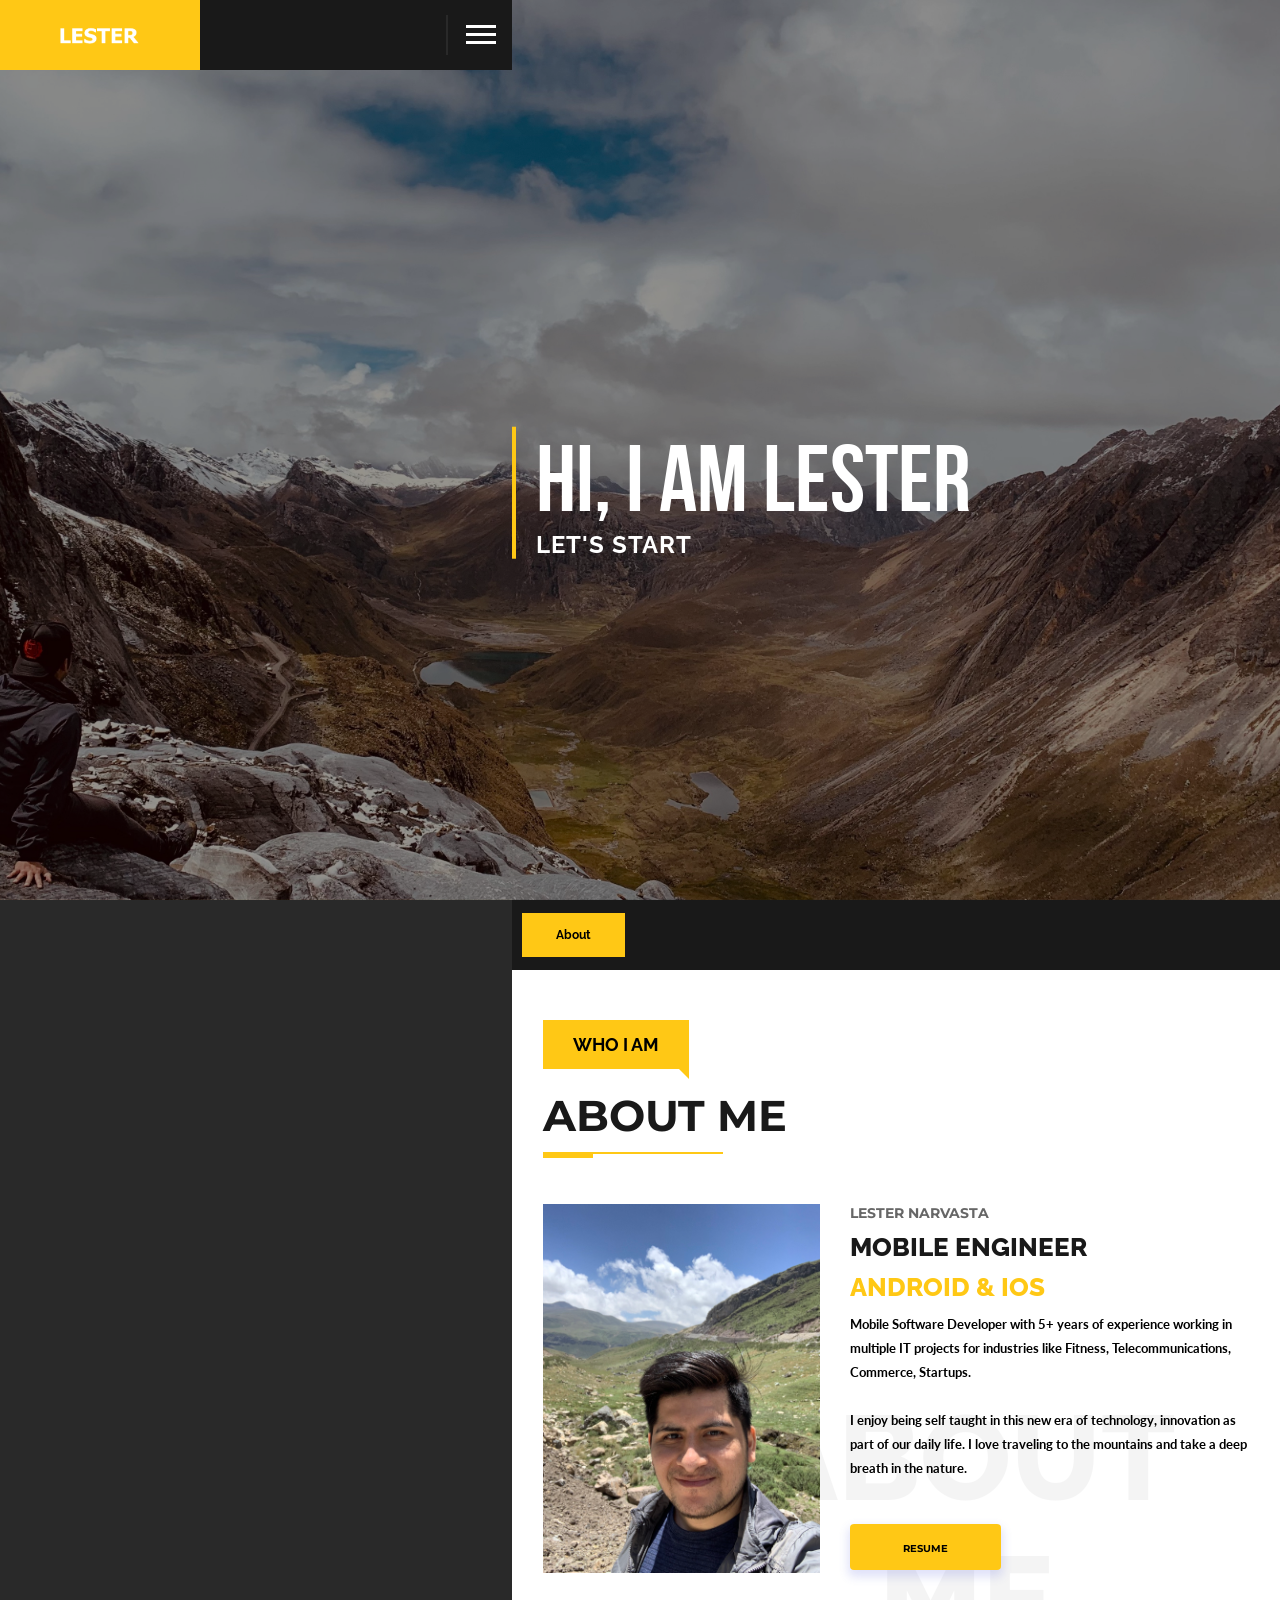
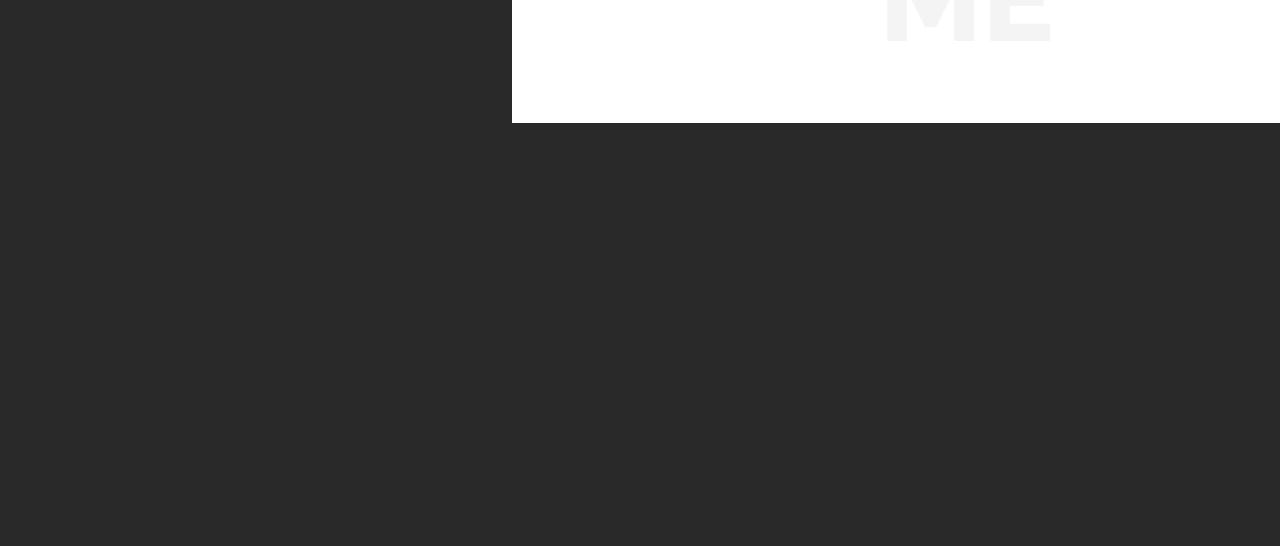
<file: legacy/index.html>
<!DOCTYPE html>
<html lang="en" class="js csstransitions skrollr skrollr-desktop"><head><meta http-equiv="Content-Type" content="text/html; charset=UTF-8">
        <!--=============== basic  ===============-->
        
        <title>.::. Welcome | Lester Narvasta Ramirez</title>
        <meta name="viewport" content="width=device-width, initial-scale=1.0, minimum-scale=1.0, maximum-scale=1.0, user-scalable=no">
        <meta name="robots" content="index, follow">
        <meta name="keywords" content="Lester Narvasta, lesternr, lester, Lester Android, Lester iOS, Lester, Narvasta, UNJFSC, Huacho, LSTR">
        <meta name="description" content="">
        <!--=============== css  ===============-->	
        <link type="text/css" rel="stylesheet" href="./res/reset.css">
        <link type="text/css" rel="stylesheet" href="./res/plugins.css">
        <link type="text/css" rel="stylesheet" href="./res/style.css">
        <link type="text/css" rel="stylesheet" href="./res/color.css">
        <!--=============== favicons ===============-->
    </head>
    <body style="">
        <!--================= loader start ================-->
        <div class="loader-holder">
            <div class="loader-inner loader-vis">
                <div class="loader" style="display: none;"></div>
            </div>
        </div>
        <!-- loader end -->
        <!--================= main start ================-->
        <div id="main" style="opacity: 1;">
            <!--=============== header ===============-->	
            <header>
                <div class="logo-holder"><a href="./index.html"><img src="./res/logo.png" class="respimg" alt=""></a></div>
                <div class="nav-button">
                    <span class="nos"></span>
                    <span class="ncs"></span>
                    <span class="nbs"></span>
                </div>
            </header>
            <!-- header  end -->
            <!--=============== wrapper ===============-->	
            <div id="wrapper">
                <!--=============== content-holder ===============-->	
                <div class="content-holder">
                    <!--=============== navigation ===============-->
                    <div class="nav-inner isDown">
                        <div class="nav-decor nav-decor-tl"></div>
                        <div class="nav-decor nav-decor-br"></div>
                        <div class="overlay"></div>
                        <nav style="margin-top: -97.5px;">
                            <ul>
                                <li class="subnav">
                                    <a href="#" class="curpage">Home<i class="fa fa-angle-double-down subnavicon"></i></a>
                                    <!-- General menu scroll navigation -->
                                    <ul>
                                        <li>
                                            <a href="#sec1" class="custom-scroll-link">About me<i class="fa fa-angle-double-down subnavicon"></i></a>
                                        </li>
                                        <!-- TODO Restore this -->
                                        <!-- <li>
                                            <a href="#sec2" class="custom-scroll-link">Resume<i class="fa fa-angle-double-down subnavicon"></i></a>
                                        </li>
                                        <li>
                                            <a href="#sec3" class="custom-scroll-link">Services<i class="fa fa-angle-double-down subnavicon"></i></a>
                                        </li>
                                        <li>
                                            <a href="#sec4" class="custom-scroll-link">Skills<i class="fa fa-angle-double-down subnavicon"></i></a>
                                        </li>
                                        <li>
                                            <a href="#sec5" class="custom-scroll-link">Clients<i class="fa fa-angle-double-down subnavicon"></i></a>
                                        </li> -->
                                    </ul>
                                </li>
                                <!-- <li><a href="#">Work</a></li> -->
                                <li class="subnav">
                                    <ul>
                                        <li>
                                            <a href="https://www.linkedin.com/in/lester-narvasta-ramirez/">LinkedIn<i class="fa fa-angle-double-down subnavicon"></i></a>
                                        </li>
                                        <li>
                                            <a href="https://github.com/LSTR">GitHub<i class="fa fa-angle-double-down subnavicon"></i></a>
                                        </li>
                                        <li>
                                            <a href="https://twitter.com/LesterNarvasta">Twitter<i class="fa fa-angle-double-down subnavicon"></i></a>
                                        </li>
                                    </ul>
                                    <a href="#">Pages<i class="fa fa-angle-double-down subnavicon"></i></a>
                                </li>
                            </ul>
                        </nav>
                    </div>
                    <!-- navigation  end -->
                    <!--=============== hero-wrapper ===============-->
                    <div class="hero-wrapper viselem" style="opacity: 1;">
                        <div class="section-parallax skrollable skrollable-between" data-top-bottom="transform: translateY(450px);" data-bottom-top="transform: translateY(-450px);" style="transform: translateY(-0.244965px);">
                            <div class="media-container">
                                <div class="bg" style="background-image:url(images/bg/5.jpg)"></div>
                                <div class="overlay"></div>
                            </div>
                            <div class="hero-title">
                                <div class="hero-wrap skrollable skrollable-between" data-top-bottom="transform: translateY(-150px);" data-bottom-top="transform: translateY(150px);" style="transform: translateY(5.57674px);">
                                    <h3>Hi, I am Lester</h3>
                                    <div class="clearfix"></div>
                                    <h4><a href="#" class="custom-scroll-link">Let's start</a></h4>
                                </div>
                            </div>
                        </div>
                    </div>
                    <!-- hero-wrapper  end -->
                    <!--=============== fixed-column ===============-->	
                    <div class="fixed-column viselem" style="opacity: 1;">
                        <!-- animation background -->
                        <div class="bg-wrapper">
                            <div class="bg bg-scroll" style="background-image: url(&quot;images/bg/long/6.jpg&quot;);"></div>
                            <div class="overlay"></div>
                            <div class="bg-title"><span>about me</span></div>
                        </div>
                    </div>
                    <!-- fixed-column end -->
                    <!--=============== wrapper-inner  ===============-->
                    <div class="wrapper-inner home-wrap viselem" style="opacity: 1;">
                        <!-- scroll page navigation -->
                        <div class="scroll-nav-holder" style="z-index: 1000;">
                            <nav class="scroll-nav">
                                <ul>
                                    <li><a class="scroll-link fbgs act-link" href="#sec1" data-bgscr="images/bg/long/6.jpg" data-bgtex="about me"><span>About</span></a></li>
                                    <!-- <li><a class="scroll-link" href="#sec2" data-bgscr="images/bg/long/12.jpg" data-bgtex="my resume"><span>Resume</span></a></li> -->
                                    <!-- <li><a class="scroll-link" href="#sec3" data-bgscr="images/bg/long/7.jpg" data-bgtex="my services"><span>Services</span></a></li> -->
                                    <!-- <li><a class="scroll-link" href="#sec4" data-bgscr="images/bg/long/8.jpg" data-bgtex="my skills"><span>Skills</span></a></li> -->
                                    <!-- <li><a class="scroll-link" href="#sec5" data-bgscr="images/bg/long/9.jpg" data-bgtex="my clients"><span>Clients</span></a></li> -->
                                </ul>
                            </nav>
                        </div><div></div>
                        <!-- scroll page navigation end -->
                        <!--=============== content ===============-->	
                        <div class="content">
                            <!-- section about -->
                            <section id="sec1">
                                <!-- container -->
                                <div class="container">
                                    <div class="section-title">
                                        <div class="sect-subtitle skrollable skrollable-before" data-top-bottom="transform: translateY(-300px);" data-bottom-top="transform: translateY(300px);" style="transform: translateY(300px);"><span style="font-size: 120px;">About me</span></div>
                                        <h3>Who i am </h3>
                                        <h2>About me</h2>
                                        <div class="st-separator"></div>
                                    </div>
                                    <div class="row">
                                        <div class="col-md-5">
                                            <div class="about-iamge">
                                                <img src="./images/about.jpg" alt="" class="respimg">
                                            </div>
                                        </div>
                                        <div class="col-md-7 align-text">
                                            <h4 class="text-subtitle">Lester Narvasta</h4>
                                            <h3 class="text-title">Mobile Engineer</h3>
                                            <h3 class="text-title"><span>Android &amp; iOS</span></h3>
                                            <div class="clearfix"></div>
                                            <p>Mobile Software Developer with 5+ years of experience working in multiple IT projects for industries like Fitness, Telecommunications, Commerce, Startups.
                                                <br><br>
                                                I enjoy being self taught in this new era of technology, innovation as part of our daily life. I love traveling to the mountains and take a deep breath in the nature.
                                                <br><br>

                                            </p>
                                            <a href="https://lesternr.com/cv" target="_blank" class="btn hide-icon"><i class="fa fa-angle-right"></i><span>RESUME</span></a>	
                                        </div>
                                    </div>
                                </div>
                                <!-- container end  -->
                            </section>
                            <!-- section end -->

                            
                            
                            <!--=============== TODO Restore this below ===============-->	
                            <!--=============== TODO Restore this below ===============-->	
                            <!--=============== TODO Restore this below ===============-->	
                            <!--=============== TODO Restore this below ===============-->	
                            <!--=============== TODO Restore this below ===============-->	

                            <!-- section facts -->
                            
                            
                            <!--=============== TODO Restore this above ===============-->	
                            <!--=============== TODO Restore this above ===============-->	
                            <!--=============== TODO Restore this above ===============-->	
                            <!--=============== TODO Restore this above ===============-->	
                            <!--=============== TODO Restore this above ===============-->	
                        </div>
                        <!-- content end  -->
                    </div>
                    <!-- wrapper-inner end  -->
                    <!-- ================footer ==================== -->
                    <div class="height-emulator" style="height: 402px;"></div>
                    <footer class="viselem" style="opacity: 1;">
                        <div class="container">
                            <div class="row">
                                <div class="col-md-4">
                                    <!-- footer social -->
                                    <div class="footer-info">
                                        <h4>Find me</h4>
                                        <div class="footer-social">
                                            <ul>
                                                <li><a href="https://twitter.com/LesterNarvasta" target="_blank"><i class="fa fa-twitter"></i></a></li>
                                                <li><a href="https://www.linkedin.com/in/lester-narvasta-ramirez/" target="_blank"><i class="fa fa-instagram"></i></a></li>
                                                <li><a href="https://github.com/LSTR" target="_blank"><i class="fa fa-pinterest"></i></a></li>
                                            </ul>
                                        </div>
                                    </div>
                                </div>
                                <div class="col-md-4">
                                    <!-- footer contacts -->
                                    <div class="footer-info">
                                        <h4>Contact info</h4>
                                        <ul class="footer-contacts">
                                            <li><a> <i class="fa fa-phone"></i> +51 9********</a></li>
                                            <li><a><i class="fa fa-motorcycle"></i> Lima, Perú</a></li>
                                            <li><a><i class="fa fa-envelope-o"></i> lesnr_277@hotmail.com</a></li>
                                        </ul>
                                    </div>
                                </div>
                                <div class="col-md-4">
                                    <!-- titter -->
                                    <!-- <div class="footer-info">
                                        <h4>My twitter</h4>
                                        <div class="twitter-holder">
                                            <div class="twitts">
                                                <div class="twitter-feed">
                                                    <div id="twitter-feed"><ul class="tweet_list twitter-slider owl-carousel owl-theme owl-loaded"><div class="owl-stage-outer"><div class="owl-stage" style="transform: translate3d(0px, 0px, 0px); transition: all 0s ease 0s; width: 1119.97px;"><div class="owl-item active" style="width: 279.992px; margin-right: 0px;"><li class="tweet_first tweet_odd item"><span class="tweet_time"><a href="http://twitter.com/katokli3mmm/status/1491788591160119298" title="view tweet on twitter">about 58 days ago</a></span> <span class="tweet_join">i was looking at</span> <span class="tweet_text"><a href="https://themeforest.net/item/trion-portfolio-wordpress-theme/34856529">themeforest.net/item/trion-por…</a></span></li></div><div class="owl-item" style="width: 279.992px; margin-right: 0px;"><li class="tweet_even item"><span class="tweet_time"><a href="http://twitter.com/katokli3mmm/status/1479024452331573254" title="view tweet on twitter">about 93 days ago</a></span> <span class="tweet_join">i was looking at</span> <span class="tweet_text"><a href="https://themeforest.net/item/gmag-blog-news-magazine-template/35377760">themeforest.net/item/gmag-blog…</a>
<a href="https://themeforest.img.customer.envatousercontent.com/files/370743494/01_preview.__large_preview.jpg?auto=compress%2Cformat&amp;q=80&amp;fit=crop&amp;crop=top&amp;max-h=8000&amp;max-w=590&amp;s=839ddb2f07d243994d52f4231fbbf977">…st.img.customer.envatousercontent.com/files/37074349…</a></span></li></div><div class="owl-item" style="width: 279.992px; margin-right: 0px;"><li class="tweet_odd item"><span class="tweet_time"><a href="http://twitter.com/katokli3mmm/status/1456656623485833230" title="view tweet on twitter">about 155 days ago</a></span> <span class="tweet_join">i was looking at</span> <span class="tweet_text"><a href="https://themeforest.net/item/theroof-construction-and-architecture-wordpress-theme/33799907">themeforest.net/item/theroof-c…</a> <a href="https://twitter.com/katokli3mmm/status/1456656623485833230/photo/1">pic.twitter.com/xHUEOzcWwQ</a></span></li></div><div class="owl-item" style="width: 279.992px; margin-right: 0px;"><li class="tweet_even item"><span class="tweet_time"><a href="http://twitter.com/katokli3mmm/status/1455884549766922242" title="view tweet on twitter">about 157 days ago</a></span> <span class="tweet_join">i was looking at</span> <span class="tweet_text"><a href="https://themeforest.net/item/homeradar-directory-listing-real-estate-template/34468342">themeforest.net/item/homeradar…</a> <a href="https://twitter.com/katokli3mmm/status/1455884549766922242/photo/1">pic.twitter.com/3B53UlskZG</a></span></li></div></div></div><div class="owl-controls"><div class="owl-nav"><div class="owl-prev" style="display: none;">prev</div><div class="owl-next" style="display: none;">next</div></div><div class="owl-dots" style=""><div class="owl-dot active"><span></span></div><div class="owl-dot"><span></span></div><div class="owl-dot"><span></span></div><div class="owl-dot"><span></span></div></div></div></ul></div>
                                                </div>
                                            </div>
                                            <div class="customNavigation">
                                                <a class="prev-slide transition"><i class="fa fa-long-arrow-left"></i></a>
                                                <a class="next-slide transition"><i class="fa fa-long-arrow-right"></i></a>
                                            </div>
                                        </div>
                                    </div> -->
                                </div>
                            </div>
                        </div>
                        <!--to top / privacy policy-->
                        <div class="to-top-holder">
                            <div class="container">
                                <p style="color: black;"> <span> © BioNick 2015 . </span> All rights reserved.</p>
                                <p><span> This site is in progress</span></p>
                                <div class="to-top"> <i class="fa fa-angle-double-up"></i></div>
                            </div>
                        </div>
                    </footer>
                    <!-- footer end -->
                </div>
                <!-- content-holder end -->
            </div>
            <!-- wrapper end -->
        </div>
        <!-- Main end -->
        <!--=============== scripts  ===============-->
        <script type="text/javascript" src="./res/jquery.min.js"></script>
        <script type="text/javascript" src="./res/plugins.js"></script>
        <script type="text/javascript" src="./res/scripts.js"></script>
    
        <!-- Global site tag (gtag.js) - Google Analytics -->
        <script async src="https://www.googletagmanager.com/gtag/js?id=UA-132413803-2"></script>
        <script>
            window.dataLayer = window.dataLayer || [];
            function gtag(){dataLayer.push(arguments);}
            gtag('js', new Date());

            gtag('config', 'UA-132413803-2', { 'groups': 'lester.io' });
            
            var oldURL = document.referrer;
                var prevUrl = "";
                if(oldURL != ""){
                    var old_url = new URL(oldURL);
                    if(old_url != null && old_url.host != null){
                        prevUrl = old_url.host
                    }
                }
                
                
                var url_string = location.href;
                var url = new URL(url_string);
                var arg = url.searchParams.get("i");
                if(arg == null ||arg == "") arg = "None";
                if(prevUrl != "") arg = prevUrl+"_"+arg;

                gtag('event', 'Home', {'Visit': arg});
        </script>
</body></html>
</file>
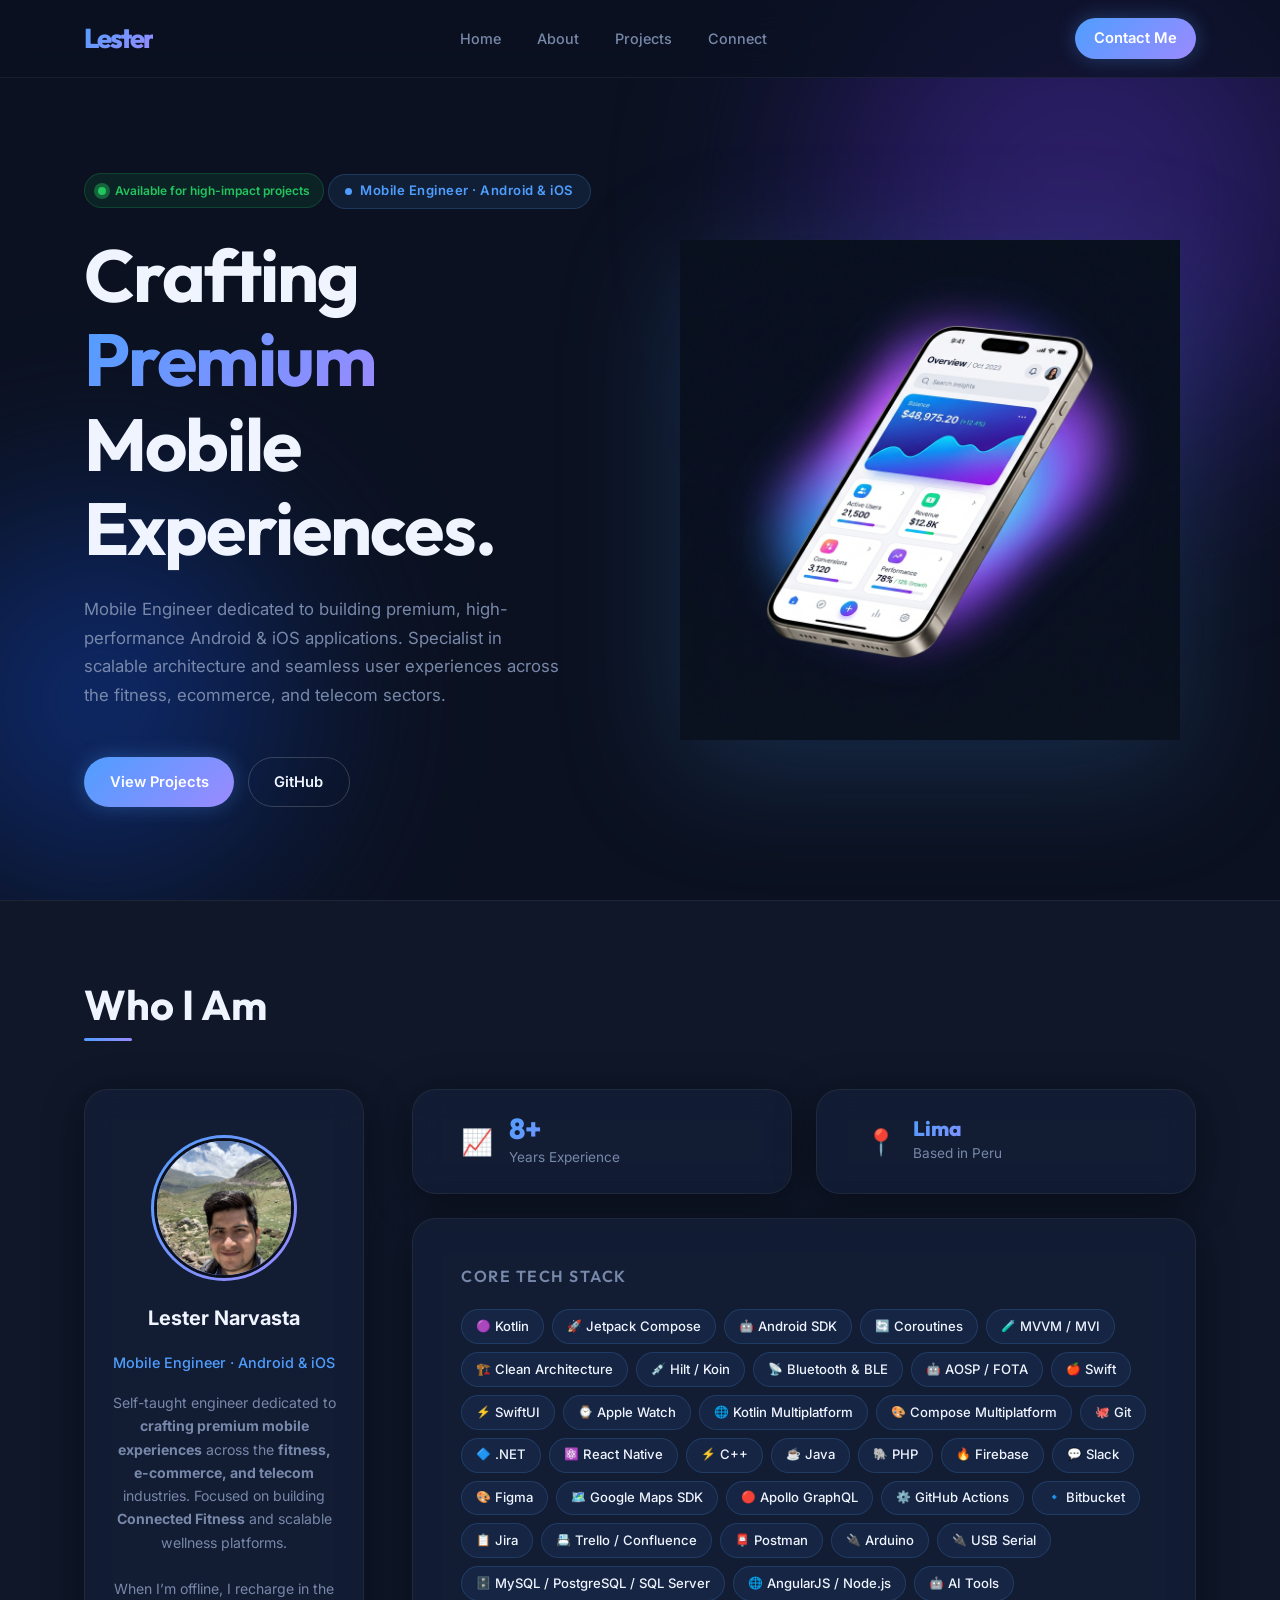
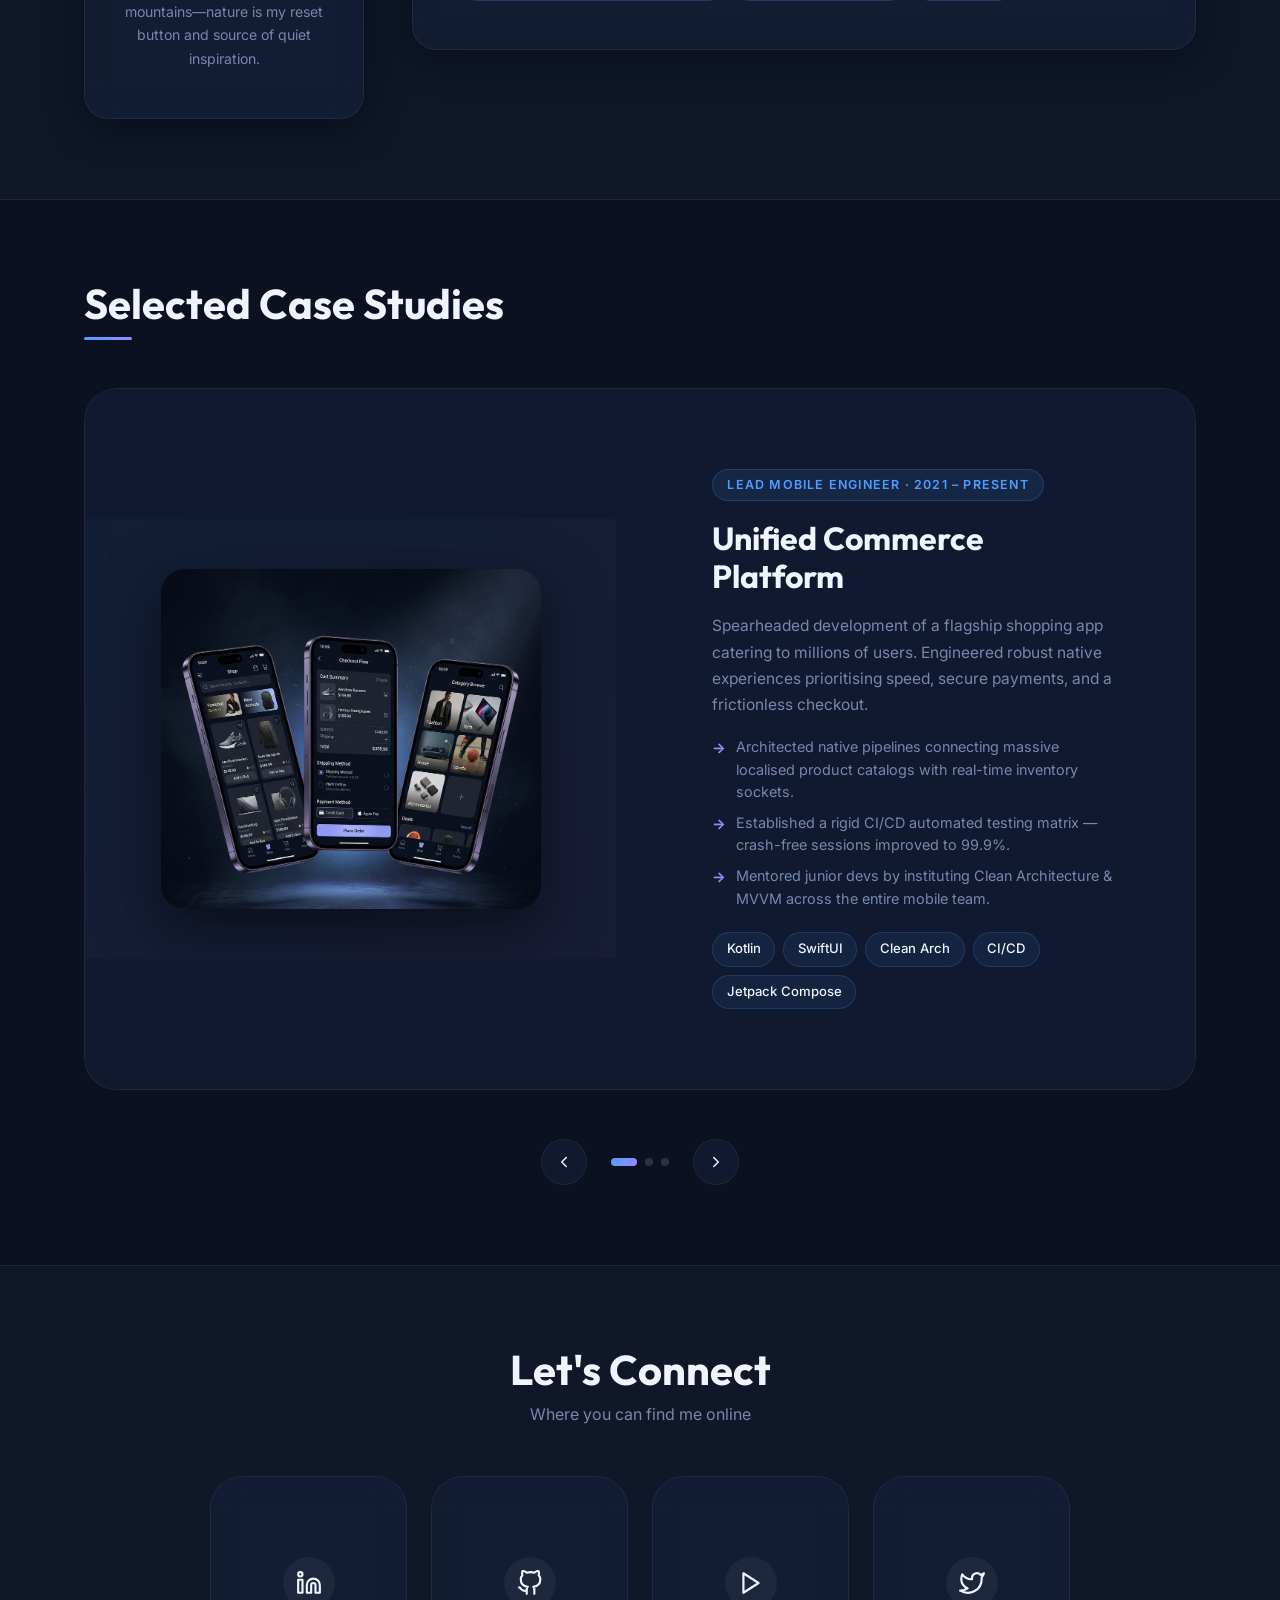
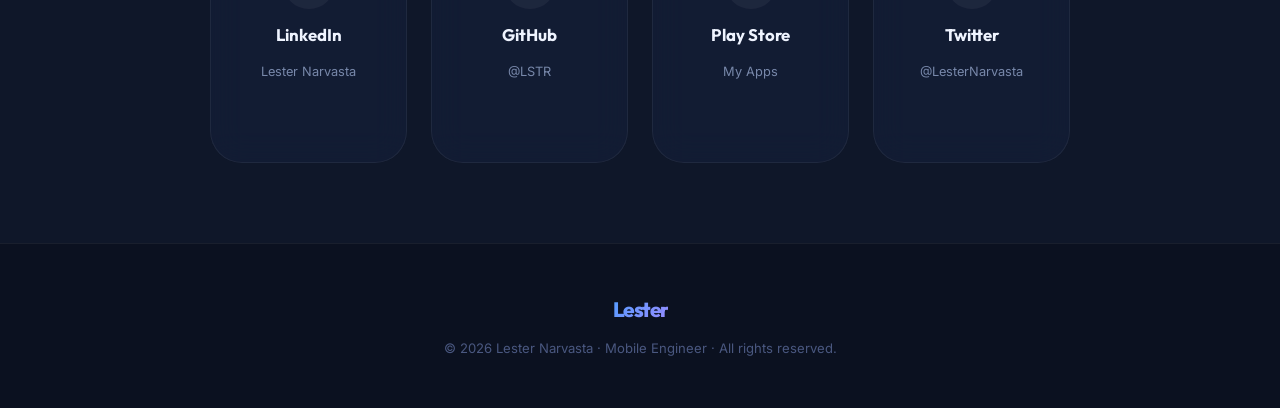
<file: index-classic.html>
<!DOCTYPE html>
<html lang="en">
<head>
  <meta charset="UTF-8">
  <meta name="viewport" content="width=device-width, initial-scale=1.0">
  <title>Lester Narvasta | Mobile Engineer</title>
  <meta name="description" content="Mobile Software Engineer specializing in high-performance Android & iOS applications — Kotlin, Swift, Compose, SwiftUI.">
  <meta name="author" content="Lester Narvasta">

  <!-- Fonts -->
  <link rel="preconnect" href="https://fonts.googleapis.com">
  <link rel="preconnect" href="https://fonts.gstatic.com" crossorigin>
  <link href="https://fonts.googleapis.com/css2?family=Inter:wght@300;400;500;600&family=Outfit:wght@400;600;700;800&display=swap" rel="stylesheet">

  <!-- CSS -->
  <link rel="stylesheet" href="./src/css/sys.css">
  <link rel="stylesheet" href="./src/css/style.css">
  <link rel="stylesheet" href="./src/css/nav.css">
  <link rel="stylesheet" href="./src/css/hero.css">
  <link rel="stylesheet" href="./src/css/about.css">
  <link rel="stylesheet" href="./src/css/projects.css">
  <link rel="stylesheet" href="./src/css/social.css">
  <link rel="stylesheet" href="./src/css/experience.css">
  <link rel="stylesheet" href="./src/css/footer.css">
  <!-- JS: set js-ready immediately so reveal animations activate -->
  <script>document.documentElement.classList.add('js-ready');</script>

  <meta property="og:title" content="Lester Narvasta | Mobile Engineer">
  <meta property="og:description" content="Mobile Software Engineer with 8+ years building high-performance Android & iOS applications.">
  <meta property="og:type" content="website">
  <meta property="og:url" content="https://lester.is-a.dev/index-classic.html">
  <link rel="canonical" href="https://lester.is-a.dev/">
  <link rel="icon" type="image/svg+xml" href="./src/assets/icons/favicon.svg">
</head>
<body>

  <!-- ═══════════════════════════════════════
       NAVIGATION
  ═══════════════════════════════════════ -->
  <header class="glass-nav">
    <div class="container nav-content">
      <a href="#home" class="logo" aria-label="Home">Lester</a>

      <nav id="desktop-nav" aria-label="Main navigation">
        <a href="#home">Home</a>
        <a href="#about">About</a>
        <a href="#projects">Projects</a>
        <a href="#connect">Connect</a>
      </nav>

      <a href="#connect" class="btn-primary nav-cta nav-cta-desktop">Contact Me</a>

      <button class="hamburger" aria-label="Toggle menu" aria-expanded="false">
        <span></span><span></span><span></span>
      </button>
    </div>

    <!-- Mobile drawer -->
    <nav class="mobile-nav" aria-label="Mobile navigation">
      <a href="#home">Home</a>
      <a href="#about">About</a>
      <a href="#projects">Projects</a>
      <a href="#connect">Connect</a>
      <a href="#connect" class="nav-cta">Contact Me</a>
    </nav>
  </header>

  <main>

    <!-- ═══════════════════════════════════════
         HERO
    ═══════════════════════════════════════ -->
    <section class="hero" id="home">
      <div class="hero-blobs">
        <div class="blob blob-1"></div>
        <div class="blob blob-2"></div>
      </div>

      <div class="container hero-inner">
        <!-- Left: text -->
        <div class="hero-text">
          <div class="status-badge reveal" data-delay="0.1s">
            <span class="status-dot"></span>
            Available for high-impact projects
          </div>
          <div class="hero-eyebrow">Mobile Engineer · Android &amp; iOS</div>

          <h1 class="hero-title">
            Crafting <span class="text-gradient">Premium</span><br>
            <span id="dynamic-text">Mobile Experiences.</span>
          </h1>

          <p class="hero-desc">
            Mobile Engineer dedicated to building premium, high-performance
            Android &amp; iOS applications. Specialist in scalable architecture
            and seamless user experiences across the fitness, ecommerce, and telecom sectors.
          </p>

          <div class="hero-actions">
            <a href="#projects" class="btn-primary btn-glow" id="hero-view-work">View Projects</a>
            <a href="https://github.com/LSTR" target="_blank" rel="noopener" class="btn-secondary" id="hero-github">GitHub</a>
          </div>
        </div>

        <!-- Right: phone -->
        <div class="hero-visual">
          <img
            src="./src/assets/hero-phone.png"
            alt="Premium mobile app UI on an iPhone"
            class="hero-phone"
            loading="eager"
          >
        </div>
      </div>
    </section>

    <!-- ═══════════════════════════════════════
         WHO I AM
    ═══════════════════════════════════════ -->
    <section class="section about" id="about">
      <div class="container">

        <div class="section-header reveal">
          <h2 class="section-title">Who I Am</h2>
          <div class="title-line"></div>
        </div>

        <div class="about-grid">

          <!-- Avatar card -->
          <div class="glass-card profile-card reveal" data-delay="0.05s">
            <div class="profile-avatar-wrap">
              <img
                src="./legacy/images/about.jpg"
                alt="Lester Narvasta"
                class="profile-img"
                loading="lazy"
              >
            </div>
            <p class="profile-name">Lester Narvasta</p>
            <p class="profile-role">Mobile Engineer · Android &amp; iOS</p>
            <p class="profile-bio">
              Self-taught engineer dedicated to <strong>crafting premium mobile experiences</strong> across the <strong>fitness, e-commerce, and telecom</strong> industries. Focused on building <strong>Connected Fitness</strong> and scalable wellness platforms.
              <br><br>
              When I’m offline, I recharge in the mountains—nature is my reset button and source of quiet inspiration.
            </p>
            <a href="./legacy/cv/index.html" target="_blank" class="btn-secondary profile-resume" id="btn-resume" style="display:none;">
              View Résumé ↗
            </a>
          </div>

          <!-- Right: stats + stack -->
          <div class="about-right">

            <!-- Stats -->
            <div class="stats-row">
              <div class="glass-card stat-card reveal" data-delay="0.1s">
                <div class="stat-icon">📈</div>
                <div>
                  <div class="stat-value">8+</div>
                  <div class="stat-label">Years Experience</div>
                </div>
              </div>
              <div class="glass-card stat-card reveal" data-delay="0.15s">
                <div class="stat-icon">📍</div>
                <div>
                  <div class="stat-value" style="font-size:1.3rem;">Lima</div>
                  <div class="stat-label">Based in Peru</div>
                </div>
              </div>
            </div>

            <!-- Core Tech Stack -->
            <div class="glass-card stack-card reveal" data-delay="0.2s">
              <h3>Core Tech Stack</h3>
              <div class="skill-tags">
                <!-- Android -->
                <span class="tag"><span class="tag-icon">🟣</span> Kotlin</span>
                <span class="tag"><span class="tag-icon">🚀</span> Jetpack Compose</span>
                <span class="tag"><span class="tag-icon">🤖</span> Android SDK</span>
                <span class="tag"><span class="tag-icon">🔄</span> Coroutines</span>
                <span class="tag"><span class="tag-icon">🧪</span> MVVM / MVI</span>
                <span class="tag"><span class="tag-icon">🏗️</span> Clean Architecture</span>
                <span class="tag"><span class="tag-icon">💉</span> Hilt / Koin</span>
                <span class="tag"><span class="tag-icon">📡</span> Bluetooth & BLE</span>
                <span class="tag"><span class="tag-icon">🤖</span> AOSP / FOTA</span>
                <!-- iOS -->
                <span class="tag"><span class="tag-icon">🍎</span> Swift</span>
                <span class="tag"><span class="tag-icon">⚡</span> SwiftUI</span>
                <span class="tag"><span class="tag-icon">⌚</span> Apple Watch</span>
                <!-- Cross-platform -->
                <span class="tag"><span class="tag-icon">🌐</span> Kotlin Multiplatform</span>
                <span class="tag"><span class="tag-icon">🎨</span> Compose Multiplatform</span>
                <span class="tag"><span class="tag-icon">🐙</span> Git</span>
                <span class="tag"><span class="tag-icon">🔷</span> .NET</span>
                <span class="tag"><span class="tag-icon">⚛️</span> React Native</span>
                <span class="tag"><span class="tag-icon">⚡</span> C++</span>
                <span class="tag"><span class="tag-icon">☕</span> Java</span>
                <span class="tag"><span class="tag-icon">🐘</span> PHP</span>
                <span class="tag"><span class="tag-icon">🔥</span> Firebase</span>
                <span class="tag"><span class="tag-icon">💬</span> Slack</span>
                <span class="tag"><span class="tag-icon">🎨</span> Figma</span>
                <!-- Services & Tools -->
                <span class="tag"><span class="tag-icon">🗺️</span> Google Maps SDK</span>
                <span class="tag"><span class="tag-icon">🔴</span> Apollo GraphQL</span>
                <!-- CI/CD -->
                <span class="tag"><span class="tag-icon">⚙️</span> GitHub Actions</span>
                <span class="tag"><span class="tag-icon">🔹</span> Bitbucket</span>
                <span class="tag"><span class="tag-icon">📋</span> Jira</span>
                <span class="tag"><span class="tag-icon">📇</span> Trello / Confluence</span>
                <span class="tag"><span class="tag-icon">📮</span> Postman</span>
                <!-- Other -->
                <span class="tag"><span class="tag-icon">🔌</span> Arduino</span>
                <span class="tag"><span class="tag-icon">🔌</span> USB Serial</span>
                <span class="tag"><span class="tag-icon">🗄️</span> MySQL / PostgreSQL / SQL Server</span>
                <span class="tag"><span class="tag-icon">🌐</span> AngularJS / Node.js</span>
                <!-- AI -->
                <span class="tag"><span class="tag-icon">🤖</span> AI Tools</span>
              </div>
            </div>

          </div><!-- /.about-right -->
        </div><!-- /.about-grid -->
      </div>
    </section>

    <!-- ═══════════════════════════════════════
         EXPERIENCE
    ═══════════════════════════════════════ -->
    <section class="section experience" id="experience" style="display:none;">
      <div class="container">
        <div class="section-header reveal">
          <h2 class="section-title">Experience</h2>
          <div class="title-line"></div>
        </div>

        <div class="timeline">
          <!-- Item 1 -->
          <div class="timeline-item reveal" data-delay="0.1s">
            <div class="timeline-date">2021 — PRESENT</div>
            <h3 class="timeline-title">Lead Mobile Engineer</h3>
            <div class="timeline-company">Unified Commerce Platform</div>
            <div class="timeline-content">
              Leading the architecture and development of high-performance mobile applications. 
              Driving technical excellence across Android and iOS teams while integrating 
              complex features like secure payments and real-time inventory.
            </div>
          </div>

          <!-- Item 2 -->
          <div class="timeline-item reveal" data-delay="0.2s">
            <div class="timeline-date">2019 — 2021</div>
            <h3 class="timeline-title">Senior Android Developer</h3>
            <div class="timeline-company">Telecommunications Group</div>
            <div class="timeline-content">
              Modernized legacy Java systems to Kotlin, implementing reactive patterns with
              Coroutines and Flow. Built real-time dashboards and optimized background 
              data synchronization for millions of users.
            </div>
          </div>

          <!-- Item 3 -->
          <div class="timeline-item reveal" data-delay="0.3s">
            <div class="timeline-date">2018 — 2019</div>
            <h3 class="timeline-title">Mobile Developer</h3>
            <div class="timeline-company">Fitness Tech Solutions</div>
            <div class="timeline-content">
              Engineered hardware-integrated features for sensor-driven tracking. 
              Focused on performance optimization and battery-efficient background 
              location processing.
            </div>
          </div>
        </div>
      </div>
    </section>

    <!-- ═══════════════════════════════════════
         SELECTED CASE STUDIES
    ═══════════════════════════════════════ -->
    <section class="section projects" id="projects">
      <div class="container">

        <div class="section-header reveal">
          <h2 class="section-title">Selected Case Studies</h2>
          <div class="title-line"></div>
        </div>

        <!-- Carousel -->
        <div class="carousel-viewport reveal" data-delay="0.1s">
          <div class="carousel-track" id="carousel-track">

            <!-- ── Slide 1: Commerce ── -->
            <div class="project-slide">
              <div class="project-image-pane">
                <img
                  src="./src/assets/project-commerce.png"
                  alt="Unified Commerce Platform — mobile app screens"
                  class="project-mock-img"
                  loading="lazy"
                >
              </div>
              <div class="project-content-pane">
                <span class="project-role-tag">Lead Mobile Engineer · 2021 – Present</span>
                <h3 class="project-name">Unified Commerce Platform</h3>
                <p class="project-desc">
                  Spearheaded development of a flagship shopping app catering to
                  millions of users. Engineered robust native experiences
                  prioritising speed, secure payments, and a frictionless checkout.
                </p>
                <ul class="project-highlights">
                  <li>Architected native pipelines connecting massive localised product catalogs with real-time inventory sockets.</li>
                  <li>Established a rigid CI/CD automated testing matrix — crash-free sessions improved to 99.9%.</li>
                  <li>Mentored junior devs by instituting Clean Architecture &amp; MVVM across the entire mobile team.</li>
                </ul>
                <div class="skill-tags project-tags">
                  <span class="tag">Kotlin</span>
                  <span class="tag">SwiftUI</span>
                  <span class="tag">Clean Arch</span>
                  <span class="tag">CI/CD</span>
                  <span class="tag">Jetpack Compose</span>
                </div>
              </div>
            </div>

            <!-- ── Slide 2: Telecom ── -->
            <div class="project-slide">
              <div class="project-image-pane">
                <img
                  src="./src/assets/project-telecom.png"
                  alt="Telecommunications Dashboard — mobile app screens"
                  class="project-mock-img"
                  loading="lazy"
                >
              </div>
              <div class="project-content-pane">
                <span class="project-role-tag">Android Developer · 2019 – 2021</span>
                <h3 class="project-name">Telecommunications Dashboard</h3>
                <p class="project-desc">
                  Developed core telecom tracking &amp; customer dashboard apps.
                  Migrated heavily fragmented legacy configurations into a unified,
                  modular architecture.
                </p>
                <ul class="project-highlights">
                  <li>Full migration of a legacy Java codebase to pure Kotlin using modern Coroutines and Flow.</li>
                  <li>Implemented real-time billing and usage tracking widgets with intensive background data sync.</li>
                  <li>Optimised app payload by 30% via advanced ProGuard rules and resource modularisation.</li>
                </ul>
                <div class="skill-tags project-tags">
                  <span class="tag">Android SDK</span>
                  <span class="tag">Kotlin Coroutines</span>
                  <span class="tag">Dagger / Hilt</span>
                  <span class="tag">Room DB</span>
                </div>
              </div>
            </div>

            <!-- ── Slide 3: Fitness ── -->
            <div class="project-slide">
              <div class="project-image-pane">
                <img
                  src="./src/assets/project-fitness.png"
                  alt="Fitness Tracking Companion — mobile app screens"
                  class="project-mock-img"
                  loading="lazy"
                >
              </div>
              <div class="project-content-pane">
                <span class="project-role-tag">Mobile Developer · 2018 – 2019</span>
                <h3 class="project-name">Fitness Tracking Companion</h3>
                <p class="project-desc">
                  Launched a successful fitness tracking app reaching 100k+ downloads.
                  Deeply integrated with persistent device hardware sensors without
                  draining battery life.
                </p>
                <ul class="project-highlights">
                  <li>Engineered highly accurate persistent background location tracking using fused location providers.</li>
                  <li>Developed complex mathematical smoothing algorithms for the pedometer syncing with accelerometers.</li>
                  <li>Built real-time WebSocket connections for live community leaderboards.</li>
                </ul>
                <div class="skill-tags project-tags">
                  <span class="tag">Java</span>
                  <span class="tag">Location APIs</span>
                  <span class="tag">WebSockets</span>
                  <span class="tag">Sensors API</span>
                </div>
              </div>
            </div>

          </div><!-- /.carousel-track -->
        </div><!-- /.carousel-viewport -->

        <!-- Carousel controls -->
        <div class="carousel-controls">
          <button class="carousel-btn" id="carousel-prev" aria-label="Previous project">
            <svg viewBox="0 0 24 24" fill="none" stroke="currentColor" stroke-width="2" stroke-linecap="round" stroke-linejoin="round">
              <polyline points="15 18 9 12 15 6"></polyline>
            </svg>
          </button>

          <div class="carousel-dots" role="tablist" aria-label="Project slides">
            <button class="dot active" aria-label="Slide 1" role="tab"></button>
            <button class="dot" aria-label="Slide 2" role="tab"></button>
            <button class="dot" aria-label="Slide 3" role="tab"></button>
          </div>

          <button class="carousel-btn" id="carousel-next" aria-label="Next project">
            <svg viewBox="0 0 24 24" fill="none" stroke="currentColor" stroke-width="2" stroke-linecap="round" stroke-linejoin="round">
              <polyline points="9 18 15 12 9 6"></polyline>
            </svg>
          </button>
        </div>

      </div>
    </section>

    <!-- ═══════════════════════════════════════
         LET'S CONNECT
    ═══════════════════════════════════════ -->
    <section class="section social-section" id="connect">
      <div class="container">

        <div class="social-header reveal">
          <h2 class="section-title">Let's Connect</h2>
          <p class="social-subtitle">Where you can find me online</p>
        </div>

        <div class="social-grid">

          <!-- LinkedIn -->
          <a href="https://www.linkedin.com/in/lester-narvasta-ramirez/" target="_blank" rel="noopener"
             class="social-card sc-linkedin reveal" data-delay="0s" id="social-linkedin" aria-label="LinkedIn">
            <div class="social-icon-wrap">
              <svg class="social-icon" viewBox="0 0 24 24" fill="none" stroke="currentColor" stroke-width="2" stroke-linecap="round" stroke-linejoin="round">
                <path d="M16 8a6 6 0 0 1 6 6v7h-4v-7a2 2 0 0 0-2-2 2 2 0 0 0-2 2v7h-4v-7a6 6 0 0 1 6-6z"></path>
                <rect x="2" y="9" width="4" height="12"></rect>
                <circle cx="4" cy="4" r="2"></circle>
              </svg>
            </div>
            <span class="social-name">LinkedIn</span>
            <span class="social-handle">Lester Narvasta</span>
          </a>

          <!-- GitHub -->
          <a href="https://github.com/LSTR" target="_blank" rel="noopener"
             class="social-card sc-github reveal" data-delay="0.08s" id="social-github" aria-label="GitHub">
            <div class="social-icon-wrap">
              <svg class="social-icon" viewBox="0 0 24 24" fill="none" stroke="currentColor" stroke-width="2" stroke-linecap="round" stroke-linejoin="round">
                <path d="M9 19c-5 1.5-5-2.5-7-3m14 6v-3.87a3.37 3.37 0 0 0-.94-2.61c3.14-.35 6.44-1.54 6.44-7A5.44 5.44 0 0 0 20 4.77 5.07 5.07 0 0 0 19.91 1S18.73.65 16 2.48a13.38 13.38 0 0 0-7 0C6.27.65 5.09 1 5.09 1A5.07 5.07 0 0 0 5 4.77a5.44 5.44 0 0 0-1.5 3.78c0 5.42 3.3 6.61 6.44 7A3.37 3.37 0 0 0 9 18.13V22"></path>
              </svg>
            </div>
            <span class="social-name">GitHub</span>
            <span class="social-handle">@LSTR</span>
          </a>

          <!-- Play Store -->
          <a href="https://play.google.com/store/apps/developer?id=LSTR" target="_blank" rel="noopener"
             class="social-card sc-playstore reveal" data-delay="0.16s" id="social-playstore" aria-label="Google Play Store">
            <div class="social-icon-wrap">
              <svg class="social-icon" viewBox="0 0 24 24" fill="none" stroke="currentColor" stroke-width="2" stroke-linecap="round" stroke-linejoin="round">
                <polygon points="5 3 19 12 5 21 5 3"></polygon>
              </svg>
            </div>
            <span class="social-name">Play Store</span>
            <span class="social-handle">My Apps</span>
          </a>

          <!-- Twitter / X -->
          <a href="https://twitter.com/LesterNarvasta" target="_blank" rel="noopener"
             class="social-card sc-twitter reveal" data-delay="0.24s" id="social-twitter" aria-label="Twitter">
            <div class="social-icon-wrap">
              <svg class="social-icon" viewBox="0 0 24 24" fill="none" stroke="currentColor" stroke-width="2" stroke-linecap="round" stroke-linejoin="round">
                <path d="M23 3a10.9 10.9 0 0 1-3.14 1.53 4.48 4.48 0 0 0-7.86 3v1A10.66 10.66 0 0 1 3 4s-4 9 5 13a11.64 11.64 0 0 1-7 2c9 5 20 0 20-11.5a4.5 4.5 0 0 0-.08-.83A7.72 7.72 0 0 0 23 3z"></path>
              </svg>
            </div>
            <span class="social-name">Twitter</span>
            <span class="social-handle">@LesterNarvasta</span>
          </a>

        </div>
      </div>
    </section>

  </main>

  <!-- ═══════════════════════════════════════
       FOOTER
  ═══════════════════════════════════════ -->
  <footer class="site-footer">
    <div class="container footer-inner">
      <span class="footer-logo">Lester</span>
      <p class="footer-copy">© 2026 Lester Narvasta · Mobile Engineer · All rights reserved.</p>
    </div>
  </footer>

  <script defer src="./src/js/app.js"></script>
</body>
</html>
</file>
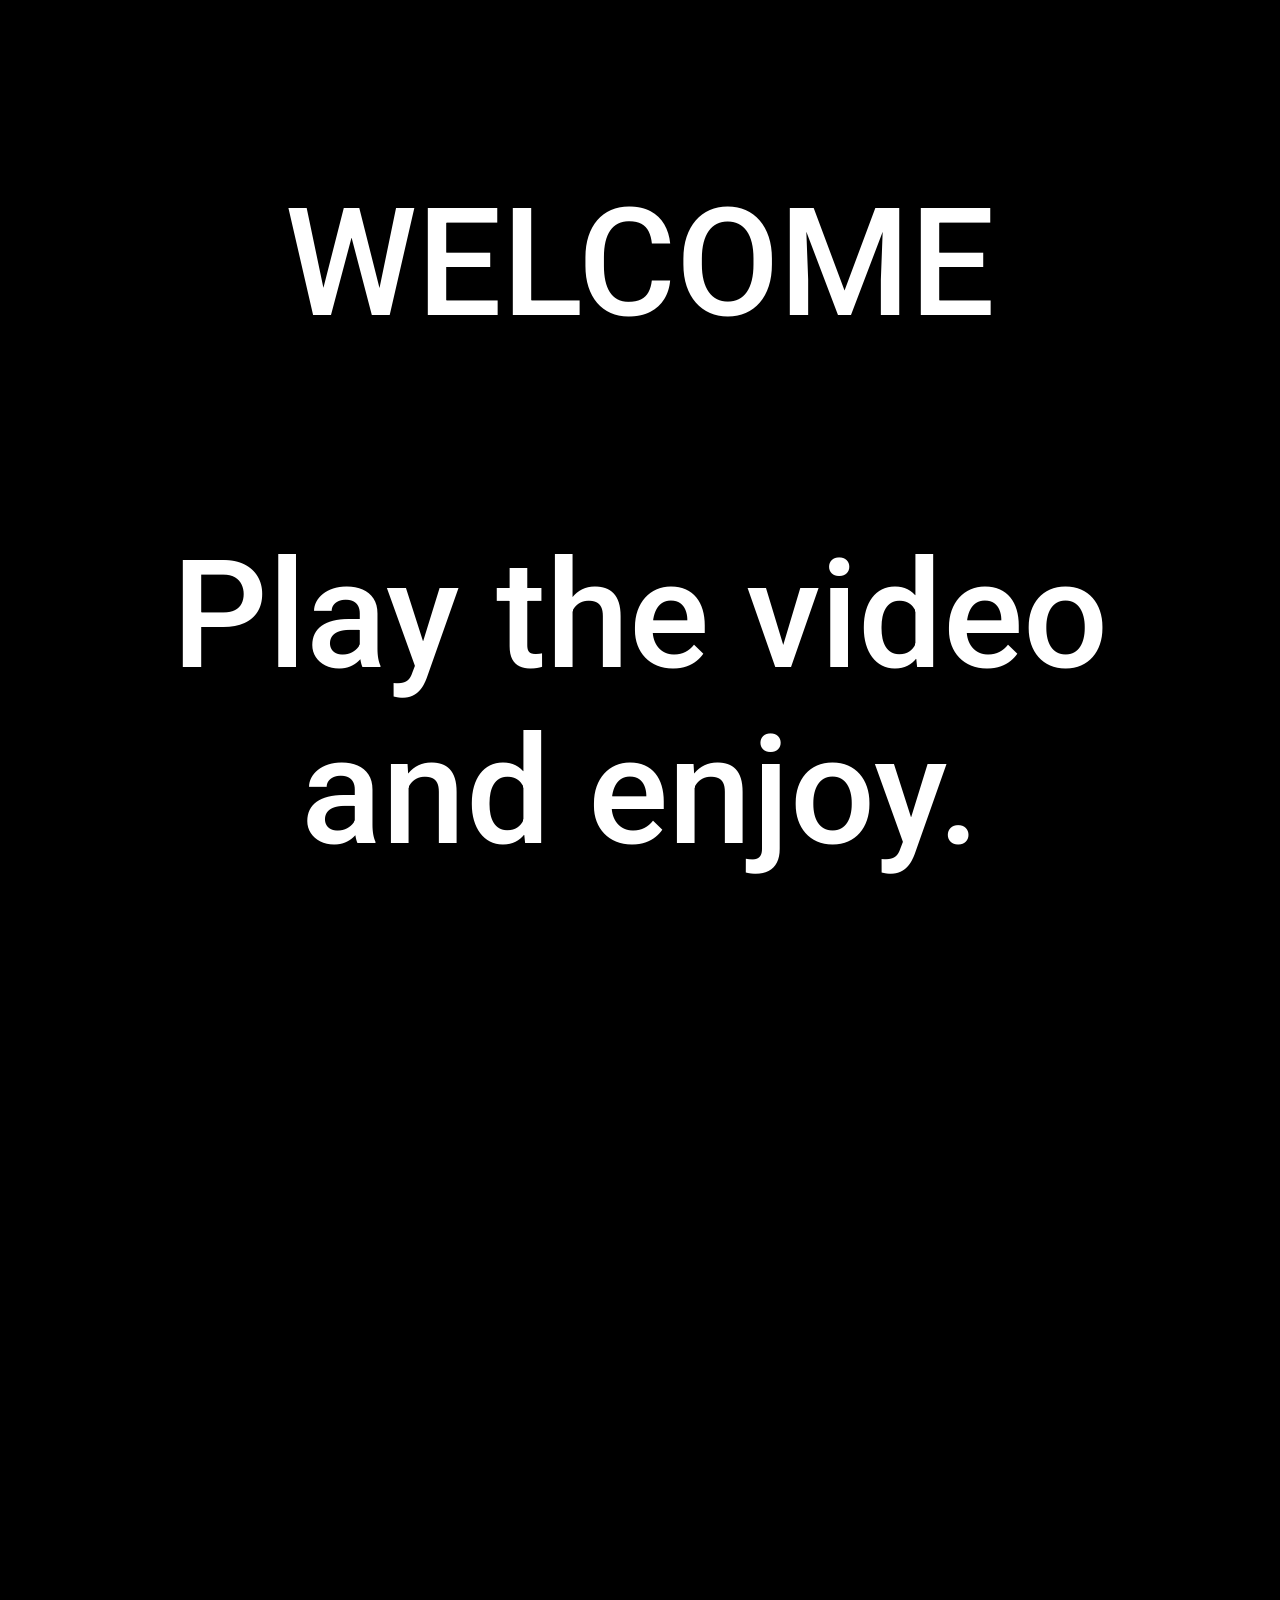
<file: legacy/index-old.html>
<!DOCTYPE html>
<html lang="en">
<head>
<meta charset="utf-8">
<title>Lester</title>
<meta name="viewport" content="width=device-width, initial-scale=1.0" />
<meta http-equiv="Content-Type" content="text/html;charset=utf-8">
<meta name="keywords" content="Lester Narvasta Ramirez, LSTR, Android, lester, lesternr, lesternr.com, Google">
<meta name="description" content="Lester Narvasta Ramirez, LSTR, Android, Huahlabs.">
<meta name="language" content="es">
<meta name="news_keywords" content="Lester Narvasta Ramirez, LSTR, Android, HuahLabs">
<meta name="robots" content="index,follow">
<meta name="googlebot" content="index, follow">
<meta name="organization" content="Lester Narvasta">
<meta name="author" content="Lester Narvasta Ramirez">
<meta name="locality" content="Huacho, Peru">

<link href="https://fonts.googleapis.com/css?family=Roboto:300,400,700" rel="stylesheet">
<style>
  body {
    margin: 0;            /* Reset default margin */
    background-color: black;
  }
  iframe {
      display: block;       /* iframes are inline by default */
      background: #000;
      border: none;         /* Reset default border */
      height: 100vh;        /* Viewport-relative units */
      width: 100vw;
  }

  .text {
    font-family: 'Roboto', sans-serif;
    font-weight: 500;
    text-align: center;
    color: white;
    background-color: black;
  }

  @media screen and (min-width: 601px) {
    .text-100 {
      font-size: 150px;
    }
    #welcome {
      height: 100vh;
      width: 100vw;
    }
  }

/* If the screen size is 600px wide or less, set the font-size of <div> to 30px */
@media screen and (max-width: 600px) {
  .text-100 {
      font-size: 50px;
  }
  #welcome {
      height: 100vh;
      width: 100vw;
      line-height: 25vw;
  }
}
</style>
</head>
<body>
  <div id="welcome" class="text text-100">
        <br>
        WELCOME
        <br><br>
        Play the video<br>and enjoy.
        <br><br>
  </div>

  <iframe src="https://www.youtube.com/embed/6oAdJjzXQS8?autoplay=1&vq=hd1080" 
          allow="accelerometer; autoplay; encrypted-media; gyroscope; picture-in-picture" 
          allowfullscreen="allowfullscreen" 
          mozallowfullscreen="mozallowfullscreen" 
          msallowfullscreen="msallowfullscreen" 
          oallowfullscreen="oallowfullscreen" 
          webkitallowfullscreen="webkitallowfullscreen"></iframe>



<!-- javascript
    ================================================== -->
<!-- Placed at the end of the document so the pages load faster -->
<script src="https://ajax.googleapis.com/ajax/libs/jquery/2.1.1/jquery.min.js"></script>
<script>
    $(document).ready(function() {
       window.setTimeout("fadeMyDiv();", 3000); //call fade in 3 seconds
     }
    )

    function fadeMyDiv() {
       $("#welcome").fadeOut('slow');
    }
  </script>

  <!-- Global site tag (gtag.js) - Google Analytics -->
  <script async src="https://www.googletagmanager.com/gtag/js?id=UA-132413803-2"></script>
  <script>
    window.dataLayer = window.dataLayer || [];
    function gtag(){dataLayer.push(arguments);}
    gtag('js', new Date());

    gtag('config', 'UA-132413803-2', { 'groups': 'lester.io' });
    
    var oldURL = document.referrer;
        var prevUrl = "";
        if(oldURL != ""){
            var old_url = new URL(oldURL);
            if(old_url != null && old_url.host != null){
                prevUrl = old_url.host
            }
        }
        
        
        var url_string = location.href;
        var url = new URL(url_string);
        var arg = url.searchParams.get("i");
        if(arg == null ||arg == "") arg = "None";
        if(prevUrl != "") arg = prevUrl+"_"+arg;

        gtag('event', 'Home', {'Visit': arg});
  </script>
</body>
</html>
</file>
<file: legacy/res/style.css>
@charset "utf-8";
/*======================================

 [ -Main Stylesheet-
  Theme: Bionick
  Version: 1.4
  Last change: 19/02/2019 ]
  	+++Fonts +++
	++++General Styles++++
	++++Typography ++++
	++++Page preload ++++
	++++Content Styles ++++
	++++Loader ++++
	++++Header ++++
	++++Navigation ++++
	++++Home  ++++
	++++Section title+++++
	++++Button +++++
	++++Slider / Carousel++++
	++++Facts ++++
	++++Resume ++++
	++++Services ++++
	++++Skills  ++++
	++++Testimonials ++++
	++++Footer ++++
	++++Twitter ++++
	++++Portfolio ++++
	++++Share ++++
	++++Contacts ++++
	++++Blog ++++
	++++Responsive ++++
*/
/*-------------Import fonts ---------------------------------------*/
@import url(http://fonts.googleapis.com/css?family=Lato:400,700,900|Raleway:400,800,900,600,700,500|Montserrat:400,700);
@font-face {
    font-family: 'bebas_neuebold';
    src: url('../fonts/bebasneue_bold-webfont.eot');
    src: url('../fonts/bebasneue_bold-webfont.eot?#iefix') format('embedded-opentype'),
         url('../fonts/bebasneue_bold-webfont.woff2') format('woff2'),
         url('../fonts/bebasneue_bold-webfont.woff') format('woff'),
         url('../fonts/bebasneue_bold-webfont.ttf') format('truetype'),
         url('../fonts/bebasneue_bold-webfont.svg#bebas_neuebold') format('svg');
    font-weight: normal;
    font-style: normal;

}
/*-------------General Style---------------------------------------*/
html{
	overflow-x:hidden !important;
	height:100%;
}
body{
	margin: 0;
	padding: 0;
	font-family: 'Raleway', sans-serif;
	font-weight: 400;
	font-size: 12px;
	color: #000;
	background:#292929;
	height:100%;
	text-align:center;
}
@-o-viewport {width: device-width;}
@-ms-viewport {width: device-width;}
@viewport {width: device-width;}
/*--------------Typography--------------------------------------*/
h1 {
	font-size: 4.46666666667em;
	text-transform: uppercase;
	font-weight: 400;
	line-height: 1.17em;
}
h2 {
	font-size: 3.2em;
	font-weight: 300;
}
h3 {
	font-size: 1em;
}
h4 {
	font-size: 0.9em;
	font-weight: 200;
}
h5 {
	font-size: 0.8em;
	font-weight: 200;
}
h6 {
	font-size: 0.6em;
	font-weight: 200;
}
p {
	text-align:left;
	font-size:13px;
	line-height:24px;
	padding-bottom:10px;
	font-family: 'Lato', sans-serif;
	font-weight: 700;
}
blockquote {
	float:left;
	padding: 10px 20px;
	margin: 0 0 20px;
	font-size: 17.5px;
	border-left: 15px solid #eee;
}
blockquote p {
	font-family: Georgia, "Times New Roman", Times, serif;
	font-style:italic;
	color:#494949;
}
/* ---------Content Styles--------------------------------------*/
#main{
	height:100%;
	width:100%;
	position:absolute;
	top:0;
	left:0;
	z-index:2;
	opacity:0;
}
#wrapper{
	height:100%;
	margin-left:0;
	vertical-align:top;
	position: absolute;
	left:0;
	top:0;
	right:0;
	z-index:2;
	width:100%;
}
.content-holder{
	vertical-align: top;
	position: absolute;
	left:0;
	top: 0;
	right: 0;
	z-index: 2;
	height: 100%;
    transition: all 300ms linear;
}
.scale-bg2{
	opacity:0;
}
.container{
	max-width: 900px;
	width:92%;
	margin:0 auto;
	position: relative;
	z-index:2;
}
.content {
	width:100%;
	position:relative;
	z-index:2;
	float:left;
	height:100%;
}
.full-height {
	height:100%;
}
.wrapper-inner {
	float:right;
	width:60%;
	position:relative;
	background:#fff;
	padding:150px 0 100px;
	z-index:4;
	opacity:0;
}
.home-wrap {
	padding-top:0;
}
.folio-wrap {
	padding:70px 0 0 0;
	background:#292929;
}
.no-padding {
	padding:0 !important;
}
.full-width-wrap {
	width:100%;
	padding-top:70px !important;
}
.full-width-wrap:before {
	content:'';
	position:absolute;
	right:0;
	width:70%;
	background:#191919;
	top:-70px;
	height:70px;
}
.bg {
	position:absolute;
	top:0;
	left:0;
	width:100%;
	height:100%;
	background-size: cover;
	background-attachment: scroll  ;
	background-position: center  ;
	background-repeat:repeat;
	background-origin: content-box;
}
.full-height-parallax {
	position: absolute;
	top:0;
	left:0;
	width:100%;
	height:100%;
	overflow:hidden;
	z-index:2;
}
.respimg {
	width:100%;
	height:auto;
}
.overlay {
	position:absolute;
	top:0;
	left:0;
	width:100%;
	height:100%;
	background:#000;
	opacity:0.2;
}
section {
	float:left;
	width:100%;
	position:relative;
	padding:50px 0;
}
.align-text {
	text-align:left;
}
.section-parallax {
	position:absolute;
	top:0;
	left:0;
	width:100%;
	height:100%;
}
.no-border {
	border:none !important;
}
/*------ Fixed column-------------------------------------------------*/
.fixed-column {
	position:fixed;
	top:0;
	left:0;
	width:40%;
	height:100%;
	z-index:3;
	opacity:0;
	-webkit-transform: translate3d(0,0,0);
}
.fixed-column .overlay {
	opacity:0.3;
}
.bg-wrapper  {
	position:absolute;
	top:0;
	left:0;
	width:100%;
	height:100%;
	transition: all 0.4s  ease-in-out;
}
.chbg {
	opacity:0.5;
}
.bg-wrapper:before  , .bg-wrapper:after{
	content:'';
	position:absolute;
	bottom:50px;
	left:50px;
	z-index:2;
	background:rgba(255,255,255,0.51);
}
.bg-wrapper:before {
	width:10px;
	height:70%;
}
.bg-wrapper:after {
	width:70%;
	height:10px;
	margin-left:10px;
}
.bg-title {
	position:absolute;
	bottom:90px;
	left:90px;
	font-size:90px;
	text-align:left;
}
.bg-title span {
	float:left;
	line-height:90px;
	max-width:250px;
	color:rgba(255,255,255,0.91);
	font-weight:800;
	text-transform:uppercase;
	font-family: 'bebas_neuebold';
}
.bg-title:before {
	content:'';
	position:absolute;
	bottom:-9px;
	left:0;
	width:100%;
	height:4px;
}
/*------ Header-------------------------------------------------*/
header {
	position:fixed;
	top:0;
	left:0;
	width:40%;
	height:70px;
	background:#191919;
	z-index:10;
	-webkit-transform: translate3d(0,0,0);
}
.logo-holder {
	float:left;
	max-width:200px;
	height:70px;
	position:relative;
	padding:0 30px;
	line-height:70px;
}
/*------ loader-------------------------------------------------*/
 .loader-holder {
	 position:fixed;
	 width:50px;
	 height:50px;
	 top:50%;
	 left:50%;
	 margin-top:-20px;
	 margin-left:-20px;
	 z-index:150;
}
.loader-inner {
	top:0;
	left:0;
	position:absolute;
  	width: 50px;
  	height: 50px;
  	z-index:20;
	transition: all 0.4s  ease-in-out;
}
.loader {
	float:left;
	width: 50px;
	height: 50px;
	border-left:10px solid #191919;
	-webkit-animation: load8 1.1s infinite linear;
	animation: load8 1.1s infinite linear;
}
.loader , .loader:after {
	border-radius: 50%;
	width: 40px;
	height: 40px;
}
@keyframes load8 {
  0% {
    -webkit-transform: rotate(0deg);
    transform: rotate(0deg);
  }
  100% {
    -webkit-transform: rotate(360deg);
    transform: rotate(360deg);
  }
}
/* ---------Navigation--------------------------------------*/
.nav-inner {
	position:fixed;
	top:0;
	left:0;
	width:40%;
	height:100%;
	z-index:9;
	visibility: hidden;
	transition: all 0.4s ease-in-out;
	transform: perspective(200px) rotateX(-15deg) scale(0.75);
	opacity:0;
}
.nav-inner:before {
	content:'';
	position:absolute;
	width:60%;
	height:2px;
	left:20%;
	top:50%;
	z-index:2;
	opacity:0.3;
	transform: rotate(-45deg);
}
.nav-inner.menhov:before {
	transform: rotate(45deg);
}
.vismen {
	visibility: visible;
	transform: perspective(200px) rotateX(0deg) scale(1.0);
	opacity:1;
}
.nav-inner .overlay {
	opacity:0.8;
}
.nav-inner nav {
	width:100%;
	float:left;
	position:relative;
	top:50%;
	-webkit-transform: translate3d(0,0,0);
}
.nav-inner nav li {
	float:left;
	width:100%;
	padding:5px 0;
	position:relative;
}
.nav-inner nav li:before {
	content:'';
	position:absolute;
	top:0;
	left:0;
	width:100%;
	height:100%;
	background:rgba(255,255,255,0.51);
	opacity:0;
}
.nav-inner nav li a {
	color:#fff;
	font-size:24px;
	text-transform:uppercase;
	font-family: 'Montserrat', sans-serif;
	position:relative;
	font-weight: 800;
}
.nav-inner nav li a  , .nav-inner nav li:before  , .nav-inner:before , .nav-inner nav li.subnav a i.subnavicon   {
    transition: all 200ms linear;
}
.nav-inner nav li:hover:before {
 	opacity:1;
}
.nav-inner nav li.subnav a i.subnavicon {
	position:absolute;
	bottom:6px;
	right:-100%;
	z-index:5;
	color:#fff;
	font-size:12px;
}
.nav-inner nav li.subnav:hover i.subnavicon {
	transform: rotate(90deg);
}
.nav-inner nav li.subnav ul li a i.subnavicon {
	display:none;
}
.scroll-nav-holder {
	float:right;
	width:100%;
	line-height:70px;
	background:#191919;
	position:relative;
	z-index:6;
	top:0
}
.scroll-nav {
	float:left;
	margin-left:10px;
}
.scroll-nav li {
	float:left;
}
.scroll-nav li a {
	padding:15px 34px;
	background:#292929;
	color:#fff;
	position:relative;
	overflow:hidden;
	font-weight: 700;
}
.scroll-nav li a span {
	position:relative;
	z-index:2;
}
.scroll-nav li a:before , .nav-button span:before {
	content:'';
	position:absolute;
	top:0;
	left:0;
	height:100%;
	width:0;
	z-index:1;
	transition: all 0.2s ease-in-out;
}
.scroll-nav li a.act-link:before  , .nav-button:hover span:before{
	width:100%;
}
.scroll-nav li a.act-link{
	color:#000;
}
.scroll-nav li a.act-link:hover {
	color:#fff;
}
.nav-inner nav li ul li a {
	font-size:14px;
}
.nav-inner nav li.subnav:hover:before {
	display:none;
}
.nav-inner nav li ul {
	display:none;
}
.nav-button{
	position:absolute;
	top:25px;
	right:16px;
	z-index:21;
	width: 30px;
	height:40px;
	line-height:40px;
	cursor:pointer;
	font-size:24px;
}
.nav-button:before {
	content:'';
	position:absolute;
	top:-10px;
	left:-20px;
	background:#292929;
	width:2px;
	height:100%;
}
.nav-button span{
	width:100%;
	float:left;
	margin-bottom:5px;
	height:3px;
	background:#fff;
	position:relative;
	transition: all 0.2s ease-in-out;
}
.nav-button.cmenu .nbs{
	opacity:0;
}
.nav-button.cmenu .nos  {
	transform: rotate(-45deg);
	margin-bottom:0;
	top:9px;
}
.nav-button.cmenu .ncs{
	transform: rotate(45deg);
	margin-bottom:0;
	top:6px;
}
.nav-decor {
	position:absolute;
	z-index:2;
	width:50px;
	height:50px;
}
.nav-decor:before , .nav-decor:after {
	content:'';
	position:absolute;
	background:rgba(255,255,255,0.51);
}
.nav-decor-tl {
	left:50px;
	top:100px;
}
.nav-decor-tl:before , .nav-decor-tl:after {
	left:0;
	top:0;
}
.nav-decor-tl:before{
	height:2px;
	width:50px;
	left:2px;
}
.nav-decor-tl:after{
	height:50px;
	width:2px;
}
.nav-decor-br {
	right:50px;
	bottom:50px;
}
.nav-decor-br:before , .nav-decor-br:after {
	right:0;
	bottom:0;
}
.nav-decor-br:before{
	height:2px;
	width:50px;
	right:2px;
}
.nav-decor-br:after{
	height:50px;
	width:2px;
}
/* ---------Home--------------------------------------*/
.fixed-wrap {
	-webkit-transform: translate3d(0,0,0);
}
.fwslider-holder , .slideshow-wrap {
	position:absolute;
	top:0;
	left:0;
	width:100%;
	height:100%;
	background:#292929;
}
.fw-in {
	 padding-top:70px;
}
.fwslider {
	float:left;
	width:100%;
	height:100%;
	position:relative;
}
.hero-title {
	position:relative;
	width:100%;
	padding-left:40%;
	float:left;
	top:45%;
	z-index:16;
}
.hero-title h3 {
	float:left;
	color:#fff;
	position:relative;
	font-size:94px;
	text-align:left;
	font-family: 'bebas_neuebold';
}
.hero-title h4 {
	float:left;
	font-size:24px;
	text-transform:uppercase;
	text-align:left;
	font-weight:bold;
	letter-spacing:1px;
	position:relative;
}
.hero-wrap {
	float:left;
	position:relative;
	padding-left:20px;
	width:100%;
}
.hero-title h4 a  , .hero-title h4{
	 color:#fff;
    transition: all 200ms linear;
}
.halig-center h3 ,  .halig-center h4{
	text-align:center !important;
	float:none !important;
}
.halig-center h4:before {
	content:'';
	position:absolute;
	bottom:-20px;
	left:50%;
	margin-left:-35px;
	width:70px;
	height:4px;
}
.halig-right {
	float:right;
	padding-left:0;
	padding-right:40%;
}
.halig-right h3 ,  .halig-right h4 {
	text-align:right !important;
	float:right;
}
.halig-right .hero-wrap {
	float:right;
	padding-left:0;
	padding-right:20px;
}
.fwslider-holder .owl-dots {
	position:absolute;
	bottom:50px;
	left:0;
	width:40%;
	z-index:6;
}
.fwslider-holder .owl-dots .owl-dot {
	display:inline-block;
	width:40px;
	height:4px;
	margin-left:2px;
}
.fwslider-holder .owl-dots .owl-dot span {
	float:left;
	width:100%;
	height:10px;
	position:relative;
}
.fwslider-holder .owl-dots .owl-dot span:before {
	content:'';
	position:absolute;
	bottom:0;
	left:0;
	width:100%;
	height:4px;
	background:rgba(255,255,255,0.51);
    transition: all 500ms linear;
}
.hero-wrapper {
	float:left;
	width:100%;
	height:100%;
	position:relative;
	z-index:4;
	overflow:hidden;
	opacity:0;
}
/* ---------Section title --------------------------------------*/
.section-title {
	float:left;
	width:100%;
	position:relative;
	margin-bottom:50px;
}
.section-title h2 {
	float:left;
	width:100%;
	position:relative;
	font-size:43px;
	font-weight:700;
	color:#191919;
	text-transform:uppercase;
	text-align:left;
	font-family: 'Montserrat', sans-serif;
}
.section-title h3 {
	float:left;
	padding:14px 30px;
	color:#000;
	text-transform:uppercase;
	position:relative;
	margin-bottom:20px;
	font-size:18px;
	font-weight:bold;
}
.section-title h3:before {
	content:'';
	position:absolute;
	bottom:-10px;
	right:0;
	width: 0;
	height: 0;
	border-style: solid;
	border-width:0 10px  10px 0;
}
.st-separator {
	float:left;
	width:180px;
	height:2px;
	position:relative;
	margin-top:10px;
}
.st-separator:before {
	content:'';
	position:absolute;
	top:2px;
	left:0;
	width:50px;
	height:4px;
}
.sect-subtitle {
	position:absolute;
	top:50%;
	left:20%;
	opacity:0.2;
	color:#ccc;
	font-weight:800;
	text-transform:uppercase;
}
.section-separator {
	float:left;
	height:2px;
	width:100%;
	margin:20px  0;
	position:relative;
}
.section-separator:before {
	content:'';
	position:absolute;
	top:50%;
	right:5%;
	width:90%;
	height:1px;
	background:#ccc;
	margin-top:-1px;
}
.text-subtitle {
	float:left;
	width:100%;
	position:relative;
	font-size:14px;
	font-weight:bold;
	letter-spacing:2;
	font-family: 'Montserrat', sans-serif;
	text-transform:uppercase;
	color:#666;
	padding-bottom:10px
}
.text-title {
	float:left;
	width:100%;
	position:relative;
	font-size:26px;
	font-weight:800;
	color:#191919;
	text-transform:uppercase;
	text-align:left;
	padding-bottom:10px;
}
.small-separator {
	float:left;
	margin-bottom:30px;
	background:#ccc;
	width:60px;
	height:2px;
}
/* ---------Button--------------------------------------*/
.btn{
	float:left;
	margin-top:10px;
	font-size: 14px;
	color: #000;
	font-weight: 800;
	margin-right:10px ;
	text-align: center;
	width: auto;
	letter-spacing: normal;
	position: relative;
	-moz-background-clip: padding;
    -webkit-background-clip: padding-box;
    background-clip: padding-box;
    vertical-align: middle;
    max-width: 100%;
    overflow: hidden;
	background:#FFD600;
    outline: none;
	padding: 15px 20px;
    display: inline-block;
	border-radius: 4px;
	box-shadow: 0px 5px 10px 2px rgb(88 103 221 / 19%);
}
.btn i{
	padding-right: 10px;
	font-size: 18px;
	background:#414146;
	padding: 14px 20px;
	position: absolute;
	top: 0px;
	left: 0;
    transition: all 200ms linear;
}
.btn.hide-icon span {
	padding: 0 33px;
    transition: all 500ms linear;
	font-family: 'Montserrat', sans-serif;
	font-size:10px;
	font-weight: 700;
	text-transform:uppercase;
}
.btn.hide-icon i {
	padding: 11px 20px 10px;
	left: -60px;
	height: 100%;
	line-height: 25px;
	display: inline-block;
	position: absolute;
	color:#fff !important;
	top: 0;
}
.btn.hide-icon:hover i{
	left: 0;
}
.btn.hide-icon:hover span {
	padding-left: 59px;
	padding-right: 11px;
}
/* ---------Slider / Carousel--------------------------------------*/
.single-slider-holder {
	float:left;
	width:100%;
	position:relative;
}
.single-slider-holder .customNavigation a {
	position:absolute;
	top:50%;
	margin-top:-20px;
	width:40px;
	height:40px;
	cursor:pointer;
	z-index:3;
	line-height:40px;
	font-size:18px;
	color:#000;
	border-radius: 2px;
	transition: all 0.2s ease-in-out;
}
.single-slider-holder .customNavigation a:hover {
	background:rgba(255,255,255,0.51);
	color:#292929;
}
.single-slider-holder .customNavigation a.next-slide {
	right:10px;
}
.single-slider-holder .customNavigation a.prev-slide {
	left:10px;
}
/* ---------facts--------------------------------------*/
.facts-title {
	float:left;
	width:25%;
}
.inline-facts-holder {
	float:left;
	width:75%;
}
.inline-facts {
	float:left;
	width:33.3333333%;
}
.facts-title h3 {
	float:left;
	width:100%;
	padding:24px 30px;
	color:#000;
	text-transform:uppercase;
	position:relative;
	margin-bottom:20px;
	font-size:26px;
	font-weight:bold;
	top:12px;
}
.facts-title h3:before {
	content:'';
	position:absolute;
	bottom:0;
	right:-30px;
	width: 0;
	height: 0;
	border-style: solid;
	border-width: 30px 0 0 30px;
}
.inline-facts h6 {
	float:right;
	width:100%;
	margin-top:10px;
	text-align:right;
	font-weight: 700;
	font-family: 'Montserrat', sans-serif;
	font-size:11px;
	text-transform:uppercase;
}
.num{
	float:right;
	font-size:82px;
	text-align:right;
	text-transform:uppercase;
	font-weight:bold;
	width:100%;
	font-family: 'Montserrat', sans-serif;
	color:#000;
}
/* ---------Resume  --------------------------------------*/
.resume-alt {
	margin:0 auto;
	max-width:800px;
}
.accordion-title {
    display: block;
    position: relative;
    margin-bottom: 10px;
    text-align: center;
}
.accordion-title h5 {
    margin: 0;
}
.accordion-title a {
    display: block;
    color: #292929;
    padding: 25px 0px 25px 0;
	text-align:left;
	font-size:18px;
	border-bottom:1px solid #f1f1f1;
	font-weight:800;
	font-family: 'Montserrat', sans-serif;
	transition: all .3s ease-in-out;
}
.accordion-title a:hover {
	background:rgba(255,255,255,0.41);
	border-bottom:1px solid #ccc;
	padding-left:20px;
}
.accordion-title a span {
	color:#666;
	font-weight:700;
	font-family: 'Raleway', sans-serif;
}
.accordion-title a i {
	font-size:24px;
	padding-right:20px;
}
.accordion-title:hover {
    background: rgba(255,255,255,0.2);
}
.accordion .accordion-inner {
    display: none;
    line-height: 1.7em;
    font-size: 13px;
    text-align: left;
    padding: 6px;
}
.accordion .accordion-inner h4 {
	font-family: 'Montserrat', sans-serif;
	text-transform:uppercase;
	color:#666;
	font-size:14px;
	padding-bottom:10px;
}
.accordion .accordion-inner ul {
	float:left;
	width:100%;
	padding-left:13px;
	margin:10px 0;
}
.accordion .accordion-inner ul li {
	float:left;
	padding-right:30px;
	list-style: disc;
}
/* --------- services --------------------------------------*/
.services-carusel .item {
	padding:10px 20px 10px 0;
}
.services-image {
	float:left;
	margin-bottom:20px;
	width:100%;
}
.services-box {
	float:left;
	width:100%;
	border:1px solid #f4f4f4;
}
.services-box-info {
	padding:20px 10px;
}
.services-box-info h4{
	font-size:14px;
	color:#000;
	text-transform:uppercase;
	font-family: 'Montserrat', sans-serif;
	font-weight:700;
}
.services-box-info p {
	font-size:12px;
	padding:20px 0;
	border-bottom:1px dotted #ccc;
}
.services-box-info ul {
	margin:10px 0;
}
.services-box-info ul  li {
	padding:10px 0;
	font-weight: 700;
}
.price {
	padding:10px 15px;
	max-width:150px;
	margin:0 auto;
	font-size:14px;
	color:#fff;
	text-transform:uppercase;
	font-family: 'Montserrat', sans-serif;
	border-radius:2px;
	font-weight: 700;
	background: #222;
}
.services-holder {
	position:relative;
	padding-bottom:50px;
}
.ser-carous-holder {
	float:left;
	width:100%;
	position:relative;
}
.ser-carous-holder .customNavigation {
	float:right;
	padding-right:20px;
	margin-bottom:30px;
	width:100%;
}
.ser-carous-holder .customNavigation a {
	float:right;
	width:40px;
	height:40px;
	color:#000;
	font-weight:800;
	line-height:40px;
	margin-left:2px;
	font-size:14px;
	cursor:pointer;
	transition: all 0.3s ease-in-out;
}
.ser-carous-holder .customNavigation a:hover {
	background:#f9f9f9;
	color:#000;
}
.services-image .box-popup {
	right:50% !important;
	margin-left:0 !important;
	margin-right:-15px;
	margin-top:-15px !important;
}
.grid-item-holder.services-image:hover .box-popup {
	top:50%!important;
}
/* --------- Skills --------------------------------------*/
.piechart-holder  , .custom-skillbar-holder{
    padding-top: 50px;
	float:left;
	width:100%;
	position:relative;
}
.piechart-holder h4 {
    font-size: 1.3em;
    text-transform: uppercase;
	font-weight: 700;
}
.chart {
    position: relative;
    display: inline-block;
    width: 150px;
    height: 150px;
    border-radius: 100%;
    margin-bottom: 26px;
    text-align: center;
}
.chart canvas {
    position: absolute;
    top: 0;
    left: 0;
}
.piechart {
    position: relative;
	padding-bottom:20px;
}
.percent {
    display: inline-block;
    font-size: 14px;
    line-height: 152px;
    z-index: 2;
	color: #666;
	font-weight:800;
}
.percent:after {
    content: '%';
    margin-left: 0.1em;
    font-size: .8em;
}
.drk-ch .percent{
	color:#666;
}
.angular {
    margin-top: 100px;
}
.angular .chart {
    margin-top: 0;
}
.skills-description {
	float:left;
	width:100%;
	margin:10px 0;
	font-family: 'Montserrat', sans-serif;
	text-transform:uppercase;
	color:#666;
	font-size:12px;
}
.skill-name {
	position:absolute;
	top:40%;
	text-transform:uppercase;
	font-size:44px;
	font-weight:800;
	letter-spacing:4px;
	opacity:0.3;
	color:#000;
}
.skill-name span {
	opacity:0.3;
}
.skill-name-lanim {
	left:0;
}
.skill-name-ranim {
	right:0;
}
.skillbar-box {
	float:left;
	width:100%;
	position:relative;
	margin-bottom:50px;
}
.skillbar-bg {
	position:relative;
	display:block;
	float:left;
	width:100%;
	height:10px;
	overflow:hidden;
	background:#eee;
}
.custom-skillbar-title span {
	float:left;
	font-size:12px;
	margin-top:12px;
	padding-bottom:6px;
	font-weight:800;
}
.custom-skillbar {
	height:10px;
	width:0px;
}
.skill-bar-percent {
	float:right;
	font-size:12px;
	margin-top:13px;
	padding-bottom:6px;
	font-weight:800;
}
/* --------- testimonials --------------------------------------*/
.testi-item {
	max-width:800px;
	margin:0 auto;
	position:relative;
	padding:0 50px;
}
.testi-item-img {
	float:left;
	width:20%;
}
.testi-item-text {
	float:left;
	width:80%;
	padding:0 20px 20px 20px;
	position:relative;
}
.testi-item-text:before  , .testi-item-text:after{
	content:'';
	position:absolute;
	bottom:0;
	right:0;
	z-index:2;
}
.testi-item-text:before {
	width:4px;
	height:50px;
}
.testi-item-text:after {
	width:50px;
	height:4px;
	margin-left:10px;
}
.testi-item-text h3{
	float:left;
	width:100%;
	margin-bottom:10px;
	text-align:left;
	font-size:20px;
	color:#000;
	font-weight:800;
}
.testi-item-text p {
	font-family: Georgia, "Times New Roman", Times, serif;
	font-style: italic;
	color:#000;
}
.testi-item-text a {
	float:left;
	margin-top:10px;
	font-family: 'Montserrat', sans-serif;
	text-transform:uppercase;
	font-size:10px;
	transition: all 0.3s ease-in-out;
	padding-bottom:10px;
	border-bottom:2px solid #000;
	font-weight:800;
}
.testi-item-text a:hover {
	color:#666
}
/* --------- footer --------------------------------------*/
.height-emulator {
	float:left;
	width:100%;
	position:relative;
	z-index:1;
}
footer {
	position:fixed;
	background:#191919;
	width:60%;
	right:0;
	bottom:0;
	z-index:2;
	padding-top:100px;
	visibility: hidden;
	-webkit-transform: translate3d(0,0,0);
	opacity:0;
}
.visfooter {
	visibility: visible;
}
.footer-info {
	float:left;
	width:100%;
	padding-bottom:20px;
}
.footer-info h4 {
	float:left;
	width:100%;
	color:#fff;
	position:relative;
	font-size:16px;
	font-family: 'Montserrat', sans-serif;
	text-transform:uppercase;
	text-align:left;
	margin-bottom:45px;
	font-weight:700;
}
.footer-info h4:before {
	content:'';
	position:absolute;
	bottom:-7px;
	left:0;
	width:60px;
	height:2px;
}
.footer-social li {
	float:left;
	padding:4px;
}
.footer-social li a {
	width:40px;
	height:40px;
	float:left;
	border-radius:4px;
	line-height:40px;
	color:#191919;
	font-size:14px;
}
.footer-contacts li {
	float:left;
	width:100%;
	margin-bottom:10px;
	text-align:left;
}
.footer-contacts li a {
	color:#fff;
	font-weight:800;
	font-size:11px;
	font-family: 'Montserrat', sans-serif;
	text-transform:uppercase;
}
.footer-contacts li a  i {
	margin-right:10px;
}
.to-top-holder {
	float:left;
	width:100%;
 	background:#000;
	position:relative;
	margin-top:30px;
}
.to-top  {
	cursor:pointer;
	overflow:hidden;
	position:relative;
	width:50px;
	height:70px;
	float:right;
	font-size:24px;
	color:#fff;
	line-height:70px;
}
.to-top-holder p {
	color:#fff;
	position:relative;
	top:45px;
	font-size:10px;
	font-family: 'Montserrat', sans-serif;
	text-transform:uppercase;
	padding-left:20px;
}
.to-top-holder p:before  , .to-top-holder p:after{
	content:'';
	position:absolute;
	top:-15px;
	left:0px;
	z-index:2;
}
.to-top-holder p:before {
	width:2px;
	height:50px;
}
.to-top-holder p:after {
	width:50px;
	height:2px;
}
.footer-contacts li a , .twitter-holder  .customNavigation a , .to-top i , .footer-social li a i {
    transition: all 300ms linear;
}
.footer-contacts li a:hover  , .twitter-holder  .customNavigation a:hover , .to-top:hover i , .footer-social li a:hover i{
	opacity:0.5;
}
/*------Twitter ------------------------------------------*/
#twitter-feed {
	float:left;
	width:100%;
	position:relative;
}
#twitter-feed li  , #twitter-feed li a{
	color:#707070;
	font-size:10px;
	font-family: 'Montserrat', sans-serif;
	text-transform:uppercase;
	text-align:left;
	line-height:17px;
}
.twitter-holder  .customNavigation {
	padding-top:10px;
	float:left;
}
.twitter-holder  .customNavigation a {
	color:#fff;
	cursor:pointer;
	font-size:19px;
	margin-right:6px;
}
.tweet_hashtag {
	display:none;
}
.twitter-holder {
	float:left;
	width:100%;
	position:relative;
}
/*------ Porfolio  ------------------------------------------------*/
.gallery-items {
	float:left;
	width:100%;
	position:relative;
}
.grid-item-holder {
	 float:left;
	 width:100%;
	 height:auto;
	 position:relative;
	 opacity:0;
}
.gallery-item {
	 overflow:hidden;
}
.spad .grid-item-holder {
	padding:2px;
}
.hid-port-info .grid-item-holder {
	overflow:hidden;
}
.grid-big-pad  .grid-item-holder{
	padding:40px;
}
.grid-small-pad  .grid-item-holder{
	padding:10px 20px 10px 0;
}
.gallery-item, .grid-sizer {
	width: 33.3%;
	position:relative;
}
.gallery-item-second,
.grid-sizer-second {
	width: 66.6%;
}
.four-column  .gallery-item{
	width:25%;
}
.four-column  .gallery-item.gallery-item-second{
	width:50%;
}
.gallery-item img, .grid-sizer img {
	width: 100%;
	height: auto;
	position:relative;
	z-index:1;
}
.folio-img {
	float:left;
	position:relative;
	width:100%;
	z-index:1;
}
.folio-img .overlay {
	opacity:0;
	z-index:4;
	transition: all 0.3s ease-in-out;
}
.box-popup {
	position:absolute;
	top:-250px;
	right:50px;
	width:30px;
	height:30px;
	z-index:5;
	font-size:18px;
}
.grid-item {
	position:absolute;
	bottom:-200%;
	left:0;
	width:100%;
	z-index:5;
	padding-left:70px;
	text-align:left;
}
.box-popup , .grid-item {
	transition: all 0.4s ease-in-out;
}
.box-popup:hover{
	transform: rotate(-45deg);
}
.grid-item:before , .grid-item:after {
	content:'';
	position:absolute;
	left:70px;
	background:rgba(255,255,255,0.51);
}
.grid-item:before {
	top:-11px;
	width:50%;
	height:1px;
}
.grid-item:after {
	top:-14px;
	width:50px;
	height:3px;
}
.grid-item h3 {
	float:left;
	width:100%;
	padding-bottom:3px;
	color:#fff;
	font-weight:800;
	font-size: 12px;
	text-transform:uppercase;
}
.grid-item h3  a {
	color:#fff;
}
.grid-item h3  a:hover {
	color:#ccc;
}
.grid-item span  {
	font-size:12px;
	font-family: 'Montserrat', sans-serif;
}
.grid-item i {
	color:#fff;
	position:absolute;
	left:20px;
	top:10px;
	font-size:25px;
}
.grid-item-holder:hover .overlay {
	opacity:0.6;
}
.grid-item-holder:hover .box-popup {
	top:50px;
}
.grid-item-holder:hover .grid-item {
	bottom:20px;
}
.vis-filter {
	float:left;
	width:100%;
	margin:20px 0;
	padding:20px 0;
}
.vis-filter li {
	float: left;
 
}
.vis-filter li a {
	padding:15px 30px;
	font-size:10px;
	font-weight:700;
	text-transform:uppercase;
	font-family: 'Montserrat', sans-serif;
}
.vis-filter li a.gallery-filter-active {
	background:#292929;
	color:#fff;
}
.fixed-filter {
	position:fixed;
	top:0;
	right:0;
	width:60%;
	z-index:7;
	background:#191919;
	height:70px;
	line-height:70px;
	-webkit-transform: translate3d(0,0,0);
}
.fixed-filter .vis-filter {
	margin-top:0 !important;
	padding:0;
}
.fixed-filter ul {
	float:left;
	padding-left:10px;
}
.fixed-filter ul li {
	float:left;
}
.fixed-filter   a {
	padding:15px 34px;
	background:#292929;
	color:#fff;
	position:relative;
	font-weight:800;
}
.fixed-filter a span {
	position:relative;
	z-index:2;
}
.fixed-filter a:before  {
	content:'';
	position:absolute;
	top:0;
	left:0;
	height:100%;
	width:0;
	z-index:1;
	transition: all 0.2s ease-in-out;
}
.fixed-filter a.gallery-filter-active:before   {
	width:100%;
}
.fixed-filter a.gallery-filter-active{
	color:#000;
}
.fixed-filter a.gallery-filter-active:hover {
	color:#fff;
}
.project-decr  {
	float:left;
	width:100%;
	position:relative;
	margin-top:30px;
	padding-bottom:40px;
	border-bottom:1px solid #ccc;
}
.pr-list {
	float:left;
	border-left:1px solid #eee;
	padding-left:20px;
}
.pr-list li {
	width:100%;
	float:left;
	text-align:left;
	padding-bottom:10px;
}
.pr-list li span , .pr-list li h4 {
	float:left;
	font-size:11px;
	text-transform:uppercase;
	font-family: 'Montserrat', sans-serif;
	font-weight:700;
}
.pr-list li span {
	padding-right:10px;
}
.project-decr h3.text-title {
	margin-bottom:30px;
}
.project-decr h3.text-title:before {
	content:'';
	position:absolute;
	bottom:-10px;
	left:0;
	width:50px;
	height:4px;
}
.project-pagination {
	position:fixed;
	top:0;
	right:0;
	width:60%;
	height:70px;
	background:#191919;
	z-index:5;
	line-height:50px;
	-webkit-transform: translate3d(0,0,0);
}
.project-pagination ul {
	float:left;
	padding-left:50px;
}
.project-pagination ul li {
	display:inline-block;
	position:relative;
	background:#292929;
	height:50px;
	width:60px;
	margin-top:10px;
}
.project-pagination ul li a{
	position:relative;
	font-size:16px;
	float:left;
	height:50px;
	width:60px;
}
.project-pagination ul li a:hover {
	color:#fff;
}
.tooltip , .project-pagination ul li a  , #contact-form input[type="submit"]{
	transition: all 0.3s ease-in-out;
}
.tooltip{
	width:200px;
	height: auto;
	line-height: 20px;
	padding: 10px;
	font-size: 11px;
	color: #fff;
	text-align: center;
	text-indent: 0px;
	position: absolute;
	background:#292929;
	top:0;
	opacity: 0;
	left:50%;
	margin-left:-100px;
	margin-top:30px;
	visibility: hidden;
	pointer-events: none;
	z-index:6;
}
.tooltip:before {
	content:'';
	position:absolute;
	top:-10px;
	left:50%;
	margin-left:-10px;
	width: 0;
	height: 0;
	border-style: solid;
	border-width: 0 10px 10px 10px;
	border-color:  transparent transparent #292929 transparent;
}
.tooltip h5 {
	font-size:10px;
	margin-top:12px;
	padding:5px 0;
	position:relative;
	display:inline-table;
	font-family: 'Montserrat', sans-serif;
	text-transform:uppercase;
	letter-spacing:1px;
}
.project-pagination ul li:hover .tooltip {
	visibility:visible;
	opacity:1;
	top:100%;
}
.fw-title {
	position:absolute;
	top:50%;
	left:100px;
	z-index:5;
}
.fw-title h3 {
	float:left;
	max-width:350px;
	color:#fff;
	position:relative;
	font-size:94px;
	text-align:left;
	 font-family: 'bebas_neuebold';
}
.fwslider-holder .customNavigation  , .show-info{
	position:absolute;
	z-index:5;
	bottom:50px;
	right:50px;
}
.fwslider-holder .customNavigation  a  , .show-info{
	width:40px;
	height:40px;
	color:#000;
	line-height:40px;
	cursor:pointer;
	font-size:18px;
	transition: all 0.2s ease-in-out;
}
.fwslider-holder .customNavigation  a {
	display:inline-block;
}
.fwslider-holder .customNavigation  a:hover  , .show-info:hover{
	background:rgba(255,255,255,0.51);
	color:#292929;
}
/*------ share------------------------------------------------*/
.share-holder {
	float:left;
	width:100%;
	margin-top:20px;
}
.share-holder  h4{
	float:left;
	width:10%;
	padding:30px 0;
	text-align:left;
	font-family: 'Montserrat', sans-serif;
	text-transform:uppercase;
	font-size:14px;
	font-weight:700;
}
.share-container {
	padding:60px 0;
	float:left;
	width:90%;
	margin-top:10px;
}
.share-icon {
    height:40px;
    width:40px;
    display: inline-block;
    margin:2px;
	position:relative;
	border-radius:4px;
	font-size:14px;
	line-height:40px;
	color: #000;
	box-shadow:0 0 0 20px transparent;
    transition: all .4s ease-in-out
}
.share-icon:hover {
	box-shadow:0 0 0 0 rgba(255,255,255,0.5);
}
.share-container.no-align-share {
	text-align:center !important;
	padding:10px 0;
}
.share-container.no-align-share a {
	float:left;
}
.share-container.no-align-share a:hover {
  box-shadow:0 0 0 0 rgba(0,0,0,0.1);
}
.share-icon:before {
    font-family: FontAwesome;
    font-style: normal;
    font-weight: normal;
    text-decoration: inherit;
}
.share-icon-digg:before {
    content: "\f1a6";
}
.share-icon-email:before  {
    content: "\f003";
}
.share-icon-flickr:before  {
    content: "\f16e";
}
.share-icon-foursquare:before  {
    content: "\f180";
}
.share-icon-rss:before {
    content: "\f09e";
}
.share-icon-facebook:before  {
    content: "\f09a";
}
.share-icon-twitter:before {
    content: "\f099";
}
.share-icon-tumblr:before {
   content: "\f173";
}
.share-icon-linkedin:before {
     content: "\f08c";
}
.share-icon-vimeo:before {
   content: "\f194";
}
.share-icon-instagram:before {
    content: "\f16d";
}
.share-icon-pinterest:before {
    content: "\f0d2";
}
.share-icon-googleplus:before {
   content: "\f0d5";
}
.share-icon-in1:before {
    content: "\f08c";
}
.share-icon-stumbleupon:before {
    content: "\f1a4";
}
.border-row{
	border-top:1px solid #eee;
	margin-top:50px;
}
/*------ Video ------------------------------------------------*/
.iframe-holder {
	float:left;
	position:relative;
	width:100%
}
.resp-video {
    position: relative;
    padding-bottom: 56.25%;
    padding-top: 30px; height: 0; overflow: hidden;
	margin-bottom:20px;
}
.resp-video iframe,
.resp-video object,
.resp-video embed  {
    position: absolute;
    top: 0;
    left: 0;
    width: 100%;
    height: 100%;
}
.video-mask {
	position:absolute;
	top:0;
	left:0;
	width:100%;
	height:100%;
	z-index:2;
}
.background-video {
	z-index:1;
}
.media-container {
	    position: absolute;
    top: 0;
    left: 0;
    width: 100%;
    height: 100%;
}
.video-controls {
	position: absolute;
	z-index:4;
	bottom:50px;
	right:150px;
	color:#ccc;
	cursor:pointer
}
.media-container .overlay {
	z-index:3;
	opacity:0.4;
}
.mob-bg {
	display:none;
}
.background-video {
  bottom: 0;
  left: 0;
  overflow: hidden;
  position: absolute;
  right: 0;
  top: 0;
}
video,
source {
  bottom: 0;
  left: 0;
  min-height: 100%;
  min-width: 100%;
  position: absolute;
}
.loaded .ytplayer-container {
  display: block;
}
.ytplayer-container {
  bottom: 0;
  height: 100%;
  left: 0;
  min-width: 100%;
  overflow: hidden;
  position: absolute;
  right: 0;
  top: 0;
  z-index: 0;
}
.ytplayer-shield {
  height: 100%;
  left: 0;
  position: absolute;
  top: 0;
  width: 100%;
  z-index: 2;
}
.ytplayer-player {
  position: absolute;
}
.video-container {
	position: absolute;
	top: 50%;
	left: 50%;
	transform: translate(-50%,-50%);
	line-height: 0;
	z-index: 1;
}
.video-container video {
	width: 100%;
}
/*------ Contacts------------------------------------------------*/
.contact-info {
	float:left;
	width:100%;
	position:relative;
	padding:50px 0 20px;
}
.contact-info ul li {
	float:left;
	color:#fff;
	margin-bottom:10px;
}
.contact-info ul li a {
	font-size:12px;
	font-family: 'Montserrat', sans-serif;
	text-transform:uppercase;
	padding-right:20px;
	font-weight:800;
    transition: all 300ms linear;
}
.contact-info ul li a i {
	padding-right:5px;
}
.contact-info ul li a:hover {
	opacity:0.6;
}
#contact-form {
	float:left;
	max-width:600px;
	padding-top:30px;
}
#contact-form input[type="text"], #contact-form  textarea {
	color: #000;
	font-size: 12px;
	padding: 0 15px 0 20px;
	height: 55px;
	width: 100%;
	background:#f9f9f9;
	margin-bottom:20px;
	border:0;
	border:1px solid #eee;
	border-radius:2px;
	position:relative;
	font-weight:800;
}
#contact-form input[type=text]:focus, #contact-form textarea:focus, input[type=email]:focus {
	color:#000;
}
#contact-form textarea {
	height:170px;
	resize:none;
	font-weight:800;
	padding-top: 20px;
}
#contact-form input[type="submit"] , .controls button	{
	background:none;
	border:none;
	padding:18px 30px;
	line-height:14px;
	cursor:pointer;
	font-size:11px;
	color:#000;
	border-radius: 2px;
	-webkit-appearance: none;
	float:left;
	font-family: 'Montserrat', sans-serif;
	text-transform:uppercase;
	font-weight:700;
}
#contact-form input[type="submit"]:hover , .controls button:hover{
	background:#292929;
	color:#fff;
}
.error_message {
	text-align:left;
	margin-bottom:30px;
	font-size:16px;
	color:#000;
	font-family: 'Montserrat', sans-serif;
	text-transform:uppercase;
}
#success_page h3{
	text-align:left;
	font-size:18px;
	font-family: 'Montserrat', sans-serif;
	text-transform:uppercase;
}
#success_page p {
	color:#000;
	margin-top:10px;
}
#message fieldset {
	border:none;
	color:#000;
}
/* ------blog------------------------------------------------------------ */
article , .pagination {
	float:left;
	width:100%;
	position:relative;
}
.custom-slider .box-links {
	text-align:center !important;
}
article p {
	float:left;
	width:100%;
	padding-bottom:20px;
	text-align:left;
	position:relative;
}
article {
	margin-bottom:20px;
	border-bottom:1px solid #eee;
}
article:before{
	content:'';
	position:absolute;
	bottom:-10px;
	left:0;
	width:50px;
	height:4px;
}
.display-posts p {
	line-height:25px;
}
article h4 {
	font-size: 24px;
	line-height: 36px;
	font-style: normal;
	font-weight: bold;
	font-weight: 700;
	color: #222222;
	padding-bottom:10px !important;
	text-align:left;
}
article h4 a:hover {
	color:#666;
}
.post-media {
	float:left;
	width:100%;
	position:relative;
	margin:20px 0;
}
.post-meta {
	margin:14px 0 14px 0;
	float:left;
}
.display-posts article {
	border-bottom:1px solid #eee;
	padding:0 0 30px 0;
	margin-bottom:30px;
}
.post-meta li {
	display:inline-block;
	margin-right:8px;
	font-family: Georgia, "Times New Roman", Times, serif;
	font-style:italic;
	font-size:15px;
	color:#666;
	text-align:left;
}
.post-meta li a {
	font-size:15px;
}
.mas-posts article ul.post-meta li {
	margin-bottom:6px;
}
.post-link {
	float:left;
	text-transform:uppercase;
	font-size:12px;
    transition: all 300ms linear;
	font-weight:800;
}
.post-tags {
	float:left;
	width:100%;
	margin:30px 0;
}
.post-tags li , .tagcloud li  {
	margin-right:4px;
	float:left;
	font-weight:800;
}
.post-tags li a , .tagcloud li a {
	float:left;
	font-size:9px;
	text-transform: uppercase;
	padding: 8px 15px 8px;
	background: #292929;
	margin-bottom: 3px;
	color:#fff;
    transition: all 300ms linear;
}
.post-tags li a:hover , .tagcloud li a:hover {
	color:#fff;
}
.pagination {
	margin-top:20px;
	text-align:center;
	vertical-align: middle;
	border:1px solid rgba(0,0,0,.07);
	border-radius: 4px;
	float:left;
	width:100%;
}
.pagination  a {
	float:left;
	width: 50px;
	height: 50px;
	line-height: 50px;
	position:relative;
	font-size:13px;
	color:#666;
	letter-spacing:1px;
	border-right:1px solid rgba(0,0,0,.07);
}
.pagination a.current-page, .pagination a:hover {
    color:#000;
}
.searh-holder {
	position:fixed;
	top:0;
	right:0;
	width:60%;
	height:70px;
	background:#191919;
	z-index:5;
	line-height:50px;
	padding-left:50px;
	padding-top:15px;
}
.searh-inner {
	max-width:350px;
	position:relative;
	display:block;
}
.search {
	border:none;
	border:1px solid  rgba(255,255,255,0.1);
	float: left;
	background:#292929;
	border-radius: none;
	position:relative;
	outline: none;
	padding: 0px 0px 0px 10px;
	width: 100%;
	height: 40px;
	color: #fff;
	-webkit-appearance: none;
}
.search-submit {
	border: none;
	outline: none;
	cursor: pointer;
	background:none;
	position:absolute;
	top:0;
	right:0;
	width: 18%;
	height: 40px;
}
.search-submit:hover i {
	opacity:0.5;
}
.cat-item{
	padding-bottom: 8px;
	margin-bottom: 15px;
}
.cat-item a{
	font-weight: 400;
	font-size: 12px;
    transition: all 200ms linear;
}
#comments{
	text-align:left;
	padding-top: 10px;
	float:left;
	width:100%;
	margin-top:30px;
}
#comments-title , #reply-title{
	border-bottom: 1px solid #eee;
	padding-bottom: 30px;
	margin-bottom: 5px;
	font-size:16px;
	text-transform:uppercase;
	font-weight:bold;
	color:#666;
}
.comment{
	float: left;
}
.comment-body{
	position: relative;
	margin-left: 70px;
	padding-top: 30px;
}
.comment-author{
	position: absolute;
	top: 30px;
	left: -66px;
}
.comment-author img{
	border-radius: 100%;
}
.comment .children{
	margin-left: 70px;
}
.fn{
	display: block;
	margin-bottom: 10px;
}
.comment-meta, .comment-meta a{
	font-family: Georgia, "Times New Roman", Times, serif;
	font-style:italic;
	font-size:12px;
	letter-spacing:1px;
	color:#494949;
	padding-bottom:10px;
}
#respond{
	margin-top:40px;
}
#reply-title{
	padding-bottom:30px;
	margin-bottom:5px;
}
.comment-notes{
	margin-top: 10px; color: #a4a4a3;
}
.control-group label, .control-group .controls{
	display: inline-block;
}
.control-group label{
	margin-left: 10px;
	font-weight: 200;
}
.control-group .controls input {
	margin-top: 15px;
	outline: none;
	height: 45px;
	background: #f9f9f9;
	padding-left: 15px;
	color: #a4a4a3;
	text-decoration: none;
	border: 1px solid #eee;
	border-radius: 2px;
}
.control-group .controls textarea {
	margin-top: 15px;
	outline: none;
	height: 180px;
	max-width:600px;
	background: #fff;
	padding-left: 15px;
	padding-top: 15px;
	color: #a4a4a3;
	background: #f9f9f9;
	resize: vertical;
	text-decoration: none;
	border: 1px solid #eee;
	-webkit-border-radius: 3px;
	-moz-border-radius: 3px;
	border-radius: 3px;
}
.controls button {
	 margin-top:30px;
}
/*------  Responsive ------------------------------------------------------*/
@media only screen and  (max-width: 1036px) {

.mob-bg {
	display:block;
}
.wrapper-inner  , header , footer , .nav-inner {
	width:100%;
}
.wrapper-inner   {
	float:left;
}
footer {
	position:relative;
	padding:90px 0 0;
	float:left;
	visibility: visible !important;
}

.height-emulator  , .fixed-column , .scroll-nav-holder , .tooltip , #audio-control , .sect-subtitle{
	display:none;
}
.about-iamge {
	margin-bottom:40px;
}
.hero-title {
	padding-left:0 !important;
	padding-right:0 !important;
}
.hero-title h3 {
	width:100%;
	font-size:64px;
	text-align:center !important;
}
.hero-title h4 {
	width:100%;
	text-align:center !important;
}
.hero-wrap {
	padding-left:0;
	border: none !important;
}
.hero-title h4:before {
	content:'';
	position:absolute;
	bottom:-20px;
	left:50%;
	margin-left:-35px;
	width:70px;
	height:4px;
}
.fixed-filter {
	position:relative;
	width:100%;
	background:#292929;
}
.pr-list {
	float:left;
	width:100%;
	margin-top:30px;
	padding:0;
	border:none;
}
.wrapper-inner {
	padding:70px 0;
}
.searh-holder {
	position:relative;
	width:100%;
	float:left;
	background:none;
	padding-left:0;
	top:-18px;
}
.searh-inner {
	max-width:350px;
	position:relative;
	display:block;
}
.search {
	border:1px solid  #ccc;
	background:none;
	color:#000;
}
.project-pagination {
	position:relative;
	width:100%;
	background:none;
	float:left;
	margin-top:30px;
}
.project-pagination ul {
	padding-left:0;
}
 .fw-title {
	position:absolute;
	top:45%;
	left:0;
	width:100%;
	z-index:5;
	border: none !important;
}
.fw-title h3 {
	float:none;
	max-width:550px;
	margin:0 auto;
	font-size:74px;
	text-align:center;
}
.mob-bg {
	display:block;
}
}
@media only screen and  (max-width: 756px) {
.facts-title {
	max-width:250px;
}
.inline-facts-holder {
	width:100%;
	margin-top:20px;
}
.inline-facts {
	float:left;
	width:33.3333333%;
}
.facts-title h3 {
	top:12px;
}
.testi-item-img  , .testi-item-text , .share-holder  h4 , .share-container{
	float:left;
	width:100%;
}
.testi-item-text {
	margin-top:30px;
}
.testi-item-img  {
	padding: 0 20px;
}
.gallery-item, .grid-sizer  , .four-column  .gallery-item , .four-column  .gallery-item.gallery-item-second{
	width: 50%
}
.grid-small-pad  .grid-item-holder {
	padding:8px;
}
.vis-filter {
	padding:10px 0;
}
.vis-filter li a {
	padding:5px 10px;
	font-size:10px;
}
.section-title h2 {
	font-size:40px;
}
.share-holder  h4 , .share-container{
	float:left;
	width:100%;
}
.share-holder  h4 {
	padding:10px 0;
}
.post-meta li {
	float:left;
}
.fw-title h3 {
	font-size:54px;
}
}
@media only screen and  (max-width: 540px) {
.facts-title {
	max-width:250px;
}
.inline-facts , .facts-title  {
	width:100%;
}
.inline-facts h6 , .num {
	float:none;
	text-align:center;
}
.hero-title h3 {
	font-size:45px;
}
.gallery-item, .grid-sizer  , .four-column  .gallery-item , .four-column  .gallery-item.gallery-item-second{
	width: 100%
}
.text-title {
	font-size:18px;
}
.post-meta li {
	margin-bottom:10px;
}
}
@media only screen and (-webkit-min-device-pixel-ratio: 2) {
.bg {
	background-attachment: scroll !important;
	-webkit-background-size:cover;
	background-position:center;
}
}
</file>
<file: legacy/res/color.css>
.color-bg ,.logo-holder   , .section-title h3 , .st-separator , .st-separator:before , .section-title-icon , .facts-title h3  ,   .section-separator a:before  , .box-popup:before , .featur-carousel-holder .customNavigation a ,  .services-holder li:before , .bg-title:before , .single-slider-holder .customNavigation a  , .btn, .custom-skillbar , .testi-item-text:before  , .testi-item-text:after ,  .nav-inner:before , .resume-box-holder:before  , .resume-box-holder:after , .section-separator span:before , .to-top , .to-top-holder p:before  , .to-top-holder p:after , .footer-social li a , .footer-info h4:before  , .ser-tooltip h5:before , .scroll-nav li a:before , .nav-button span:before , #contact-form input[type="submit"] , .fixed-filter a:before , .vis-filter li a   , .project-decr h3.text-title:before ,  .share-icon  , .fwslider-holder .customNavigation  a , .show-info , .pagination a.current-page  , .pagination a:hover , .post-tags a:hover  , .fwslider-holder .owl-dots .owl-dot.active span:before , .halig-center h4:before  , .ser-carous-holder .customNavigation a , .scroll-nav-btn , .controls button , .scroll-nav li a.act-link{
	background:#FFC815;
}
.scroll-nav-holder nav li a:hover , .nav-inner nav a.curpage  , .social-item a i  , .grid-item span  ,.box-popup i ,  .text-title span , .testi-item-text a , #twitter-feed li a , .footer-contacts li a  i , .price , .contact-info ul li a i , .skills-description , .services-box h3 , .accordion-title i , .pr-list li span , .project-pagination ul li a , .post-link , .post-meta i , .search-submit , .hero-title h4 a:hover , .abl , #success_page p strong , #success_page h3 , .nav-inner nav li.subnav:hover i.subnavicon{
	color:#FFC815;
}
.loader {
	border-top: 10px solid  #FFC815;
	border-right: 10px solid #FFC815;
	border-bottom: 10px solid #FFC815;
}
.facts-title h3:before {
	border-color: transparent transparent transparent #FFC815;
}
.section-title h3:before {
	border-color: transparent #FFC815 transparent transparent;
}
.tooltip h5 {
	border-top:2px solid #FFC815
}
.fw-title {
	border-bottom:4px solid #FFC815
}
.hero-wrap {
	border-left:4px solid #FFC815;
}
.halig-right .hero-wrap {
	border-right:4px solid #FFC815;
	border-left:none;
}
@media only screen and  (max-width: 1036px) {
.scroll-nav li a.act-link {
	color:#FFC815;
}
.hero-title h4:before {
	background:#FFC815;
}
}
</file>
<file: src/css/sys.css>
:root {
  /* Color Palette — Deep Navy / Premium Dark */
  --clr-bg-base:        #0B1120;
  --clr-bg-section:     #0f1729;
  --clr-bg-surface:     #1a2540;
  --clr-bg-glass:       rgba(20, 32, 58, 0.65);
  --clr-border:         rgba(255, 255, 255, 0.06);
  --clr-border-hover:   rgba(255, 255, 255, 0.14);

  --clr-text-primary:   #EFF4FF;
  --clr-text-secondary: #7888AA;
  --clr-text-muted:     #4a5880;

  /* Accents */
  --clr-accent-blue:    #4F9EFF;
  --clr-accent-purple:  #9B8AFF;
  --clr-accent-teal:    #3ECFCF;

  --gradient-accent:    linear-gradient(135deg, var(--clr-accent-blue), var(--clr-accent-purple));
  --gradient-glow:      linear-gradient(135deg, rgba(79,158,255,0.2), rgba(155,138,255,0.2));

  /* Typography */
  --font-heading: 'Outfit', -apple-system, BlinkMacSystemFont, "Segoe UI", sans-serif;
  --font-body:    'Inter', -apple-system, BlinkMacSystemFont, "Segoe UI", sans-serif;

  /* Spacing */
  --space-xs:  0.5rem;
  --space-sm:  1rem;
  --space-md:  1.5rem;
  --space-lg:  3rem;
  --space-xl:  5rem;
  --space-2xl: 8rem;

  --max-w: 1160px;

  /* Shapes */
  --radius-sm:   8px;
  --radius-md:   16px;
  --radius-lg:   24px;
  --radius-xl:   32px;
  --radius-full: 9999px;

  /* Effects */
  --shadow-card:    0 8px 40px rgba(0, 0, 0, 0.45);
  --shadow-glow-sm: 0 0 20px rgba(79, 158, 255, 0.3);
  --shadow-glow-lg: 0 0 60px rgba(79, 158, 255, 0.2);
  --blur:           blur(16px);

  /* Transitions */
  --ease-out: cubic-bezier(0.16, 1, 0.3, 1);
  --t-smooth: all 0.5s var(--ease-out);
  --t-fast:   all 0.25s var(--ease-out);
}
</file>
<file: src/css/style.css>
/* ─── Reset ──────────────────────────────────────────────── */
*, *::before, *::after {
  box-sizing: border-box;
  margin: 0;
  padding: 0;
}

html { scroll-behavior: smooth; }

body {
  background-color: var(--clr-bg-base);
  color: var(--clr-text-primary);
  font-family: var(--font-body);
  line-height: 1.65;
  -webkit-font-smoothing: antialiased;
  -moz-osx-font-smoothing: grayscale;
  overflow-x: hidden;
}

h1, h2, h3, h4, h5, h6 {
  font-family: var(--font-heading);
  font-weight: 700;
  line-height: 1.15;
}

a {
  color: inherit;
  text-decoration: none;
  transition: var(--t-fast);
}

ul { list-style: none; }

img { display: block; max-width: 100%; }

/* ─── Layout ─────────────────────────────────────────────── */
.container {
  width: 100%;
  max-width: var(--max-w);
  margin: 0 auto;
  padding: 0 var(--space-md);
}

.section {
  padding: var(--space-xl) 0;
}

/* ─── Shared Glass Card ──────────────────────────────────── */
.glass-card {
  background: var(--clr-bg-glass);
  backdrop-filter: var(--blur);
  -webkit-backdrop-filter: var(--blur);
  border: 1px solid var(--clr-border);
  border-radius: var(--radius-lg);
  box-shadow: var(--shadow-card);
}

/* ─── Utilities ──────────────────────────────────────────── */
.text-gradient {
  background: var(--gradient-accent);
  -webkit-background-clip: text;
  -webkit-text-fill-color: transparent;
  background-clip: text;
  color: transparent;
}

.text-secondary { color: var(--clr-text-secondary); }

/* Section header */
.section-header {
  margin-bottom: var(--space-lg);
}

.section-title {
  font-size: clamp(1.8rem, 4vw, 2.6rem);
  margin-bottom: var(--space-xs);
  font-weight: 700;
}

.title-line {
  height: 3px;
  width: 48px;
  background: var(--gradient-accent);
  border-radius: var(--radius-full);
  margin-top: 0.6rem;
}

/* ─── Buttons ────────────────────────────────────────────── */
.btn-primary, .btn-secondary, .btn-ghost {
  display: inline-flex;
  align-items: center;
  gap: 0.5rem;
  padding: 0.72rem 1.6rem;
  border-radius: var(--radius-full);
  font-weight: 600;
  font-size: 0.92rem;
  cursor: pointer;
  border: none;
  transition: var(--t-smooth);
  white-space: nowrap;
}

.btn-primary {
  background: var(--clr-text-primary);
  color: var(--clr-bg-base);
}
.btn-primary:hover {
  transform: translateY(-2px);
  box-shadow: 0 6px 20px rgba(239, 244, 255, 0.18);
}

.btn-glow {
  background: var(--gradient-accent);
  color: #fff;
  box-shadow: var(--shadow-glow-sm);
}
.btn-glow:hover {
  transform: translateY(-2px);
  box-shadow: var(--shadow-glow-lg);
}

.btn-secondary {
  background: transparent;
  color: var(--clr-text-primary);
  border: 1px solid rgba(255, 255, 255, 0.18);
}
.btn-secondary:hover {
  background: rgba(255, 255, 255, 0.07);
  border-color: rgba(255, 255, 255, 0.3);
  transform: translateY(-2px);
}

/* ─── Tech Pill Tags ─────────────────────────────────────── */
.skill-tags {
  display: flex;
  flex-wrap: wrap;
  gap: 0.5rem;
}

.tag {
  display: inline-flex;
  align-items: center;
  gap: 0.3rem;
  background: rgba(79, 158, 255, 0.08);
  border: 1px solid rgba(79, 158, 255, 0.18);
  color: var(--clr-text-primary);
  padding: 0.35rem 0.85rem;
  border-radius: var(--radius-full);
  font-size: 0.82rem;
  font-weight: 500;
  transition: var(--t-fast);
}

.tag:hover {
  background: rgba(79, 158, 255, 0.15);
  border-color: var(--clr-accent-blue);
}

/* ─── Scroll Reveal ──────────────────────────────────────── */
/* Only hide elements when JS is active (js-ready class added by script) */
html.js-ready .reveal {
  opacity: 0;
  transform: translateY(22px);
  transition: opacity 0.75s cubic-bezier(0.16, 1, 0.3, 1),
              transform 0.75s cubic-bezier(0.16, 1, 0.3, 1);
}
html.js-ready .reveal.visible {
  opacity: 1;
  transform: translateY(0);
}
</file>
<file: src/css/nav.css>
/* ─── Glass Nav ──────────────────────────────────────────── */
.glass-nav {
  position: fixed;
  top: 0;
  left: 0;
  right: 0;
  z-index: 200;
  padding: 1rem 0;
  background: rgba(11, 17, 32, 0.72);
  backdrop-filter: var(--blur);
  -webkit-backdrop-filter: var(--blur);
  border-bottom: 1px solid var(--clr-border);
  transition: padding 0.3s var(--ease-out), background 0.3s ease;
}

.glass-nav.scrolled {
  padding: 0.65rem 0;
  background: rgba(11, 17, 32, 0.95);
}

.nav-content {
  display: flex;
  justify-content: space-between;
  align-items: center;
}

/* Logo */
.logo {
  font-family: var(--font-heading);
  font-weight: 800;
  font-size: 1.7rem;
  letter-spacing: -2px;
  background: var(--gradient-accent);
  -webkit-background-clip: text;
  -webkit-text-fill-color: transparent;
  background-clip: text;
  color: transparent;
  cursor: pointer;
  transition: var(--t-fast);
  user-select: none;
}
.logo:hover { filter: brightness(1.2); transform: scale(1.04); }

/* Desktop nav links */
#desktop-nav {
  display: flex;
  align-items: center;
  gap: 0.25rem;
}

#desktop-nav a {
  padding: 0.4rem 1rem;
  border-radius: var(--radius-full);
  font-size: 0.9rem;
  font-weight: 500;
  color: var(--clr-text-secondary);
  transition: var(--t-fast);
}
#desktop-nav a:hover,
#desktop-nav a.active {
  color: var(--clr-text-primary);
  background: rgba(255, 255, 255, 0.06);
}

/* CTA */
.nav-cta {
  background: var(--gradient-accent);
  color: #fff !important;
  padding: 0.5rem 1.2rem !important;
  border-radius: var(--radius-full) !important;
  font-weight: 600 !important;
  box-shadow: var(--shadow-glow-sm);
}
.nav-cta:hover {
  box-shadow: var(--shadow-glow-lg);
  transform: translateY(-1px);
  background: rgba(255,255,255,0) !important;
}

/* Mobile hamburger (hidden on desktop) */
.hamburger {
  display: none;
  flex-direction: column;
  gap: 5px;
  cursor: pointer;
  padding: 6px;
  border-radius: var(--radius-sm);
  background: none;
  border: none;
}
.hamburger span {
  display: block;
  width: 24px;
  height: 2px;
  background: var(--clr-text-primary);
  border-radius: 2px;
  transition: var(--t-fast);
}

/* Mobile nav drawer */
.mobile-nav {
  display: none;
  flex-direction: column;
  gap: 0.25rem;
  padding: var(--space-sm) var(--space-md) var(--space-md);
  border-top: 1px solid var(--clr-border);
  background: rgba(11, 17, 32, 0.98);
}
.mobile-nav a {
  padding: 0.75rem 1rem;
  border-radius: var(--radius-md);
  font-size: 1rem;
  font-weight: 500;
  color: var(--clr-text-secondary);
  transition: var(--t-fast);
}
.mobile-nav a:hover { color: var(--clr-text-primary); background: rgba(255,255,255,0.05); }
.mobile-nav .nav-cta {
  margin-top: 0.5rem;
  text-align: center;
  background: var(--gradient-accent) !important;
  color: #fff !important;
}

/* ─── Responsive ─────────────────────────────────────────── */
@media (max-width: 768px) {
  #desktop-nav { display: none; }
  .nav-cta-desktop { display: none; }
  .hamburger { display: flex; }
  .mobile-nav.open { display: flex; }
}
</file>
<file: src/css/hero.css>
/* ─── Hero ───────────────────────────────────────────────── */
.hero {
  position: relative;
  min-height: 100vh;
  display: flex;
  align-items: center;
  padding-top: 80px;
  overflow: hidden;
}

/* Background blobs */
.hero-blobs {
  position: absolute;
  inset: 0;
  pointer-events: none;
  z-index: 0;
  overflow: hidden;
}
.blob {
  position: absolute;
  border-radius: 50%;
  filter: blur(100px);
  opacity: 0.45;
}
.blob-1 {
  width: 560px; height: 560px;
  top: -80px; right: -80px;
  background: radial-gradient(circle, #6B3FD4 0%, #3B1FA0 60%, transparent 100%);
  animation: blobFloat 14s ease-in-out infinite alternate;
}
.blob-2 {
  width: 400px; height: 400px;
  bottom: 0; left: -100px;
  background: radial-gradient(circle, #1A5FFF 0%, #0E3899 60%, transparent 100%);
  animation: blobFloat 18s ease-in-out infinite alternate-reverse;
}

@keyframes blobFloat {
  0%   { transform: translateY(0) scale(1); }
  100% { transform: translateY(-60px) scale(1.08); }
}

/* Hero inner layout */
.hero-inner {
  position: relative;
  z-index: 2;
  display: grid;
  grid-template-columns: 1fr 1fr;
  align-items: center;
  gap: var(--space-lg);
  width: 100%;
}

/* Left — text */
.hero-text { max-width: 560px; }

.hero-eyebrow {
  display: inline-flex;
  align-items: center;
  gap: 0.5rem;
  background: rgba(79, 158, 255, 0.1);
  border: 1px solid rgba(79, 158, 255, 0.2);
  border-radius: var(--radius-full);
  padding: 0.35rem 1rem;
  font-size: 0.82rem;
  font-weight: 600;
  color: var(--clr-accent-blue);
  letter-spacing: 0.5px;
  margin-bottom: var(--space-md);
}

.status-badge {
  display: inline-flex;
  align-items: center;
  gap: 0.6rem;
  background: rgba(34, 197, 94, 0.1);
  border: 1px solid rgba(34, 197, 94, 0.2);
  padding: 0.4rem 0.8rem;
  border-radius: var(--radius-full);
  font-size: 0.75rem;
  font-weight: 600;
  color: #22c55e;
  margin-bottom: 1rem;
}

.status-dot {
  width: 8px;
  height: 8px;
  background: #22c55e;
  border-radius: 50%;
  position: relative;
}

.status-dot::after {
  content: '';
  position: absolute;
  inset: -4px;
  border-radius: 50%;
  background: #22c55e;
  opacity: 0.4;
  animation: statusPulse 2s infinite;
}

@keyframes statusPulse {
  0% { transform: scale(1); opacity: 0.4; }
  100% { transform: scale(2.5); opacity: 0; }
}
.hero-eyebrow::before {
  content: '';
  width: 7px; height: 7px;
  border-radius: 50%;
  background: var(--clr-accent-blue);
  animation: pulse 2s ease-in-out infinite;
}
@keyframes pulse {
  0%, 100% { opacity: 1; transform: scale(1); }
  50%       { opacity: 0.4; transform: scale(0.8); }
}

.hero-title {
  font-size: clamp(2.8rem, 6vw, 4.6rem);
  letter-spacing: -0.025em;
  margin-bottom: var(--space-md);
  animation: fadeUp 0.8s var(--ease-out) both;
}

.hero-desc {
  color: var(--clr-text-secondary);
  font-size: 1.05rem;
  line-height: 1.7;
  max-width: 480px;
  margin-bottom: var(--space-lg);
  animation: fadeUp 0.9s var(--ease-out) 0.15s both;
}

.hero-actions {
  display: flex;
  gap: 0.85rem;
  flex-wrap: wrap;
  animation: fadeUp 0.9s var(--ease-out) 0.3s both;
}

/* Right — phone image */
.hero-visual {
  display: flex;
  justify-content: center;
  align-items: center;
  position: relative;
}

.hero-phone {
  width: 100%;
  max-width: 500px;
  filter: drop-shadow(0 30px 60px rgba(79,158,255,0.18));
  animation: phoneFloat 6s ease-in-out 1.5s infinite alternate, fadeUp 1s var(--ease-out) 0.4s both;
}
@keyframes phoneFloat {
  0%   { transform: translateY(0); }
  100% { transform: translateY(-18px); }
}

/* Animations */
@keyframes fadeUp {
  to { opacity: 1; transform: translateY(0); }
  from { opacity: 0; transform: translateY(24px); }
}

/* ─── Responsive ─────────────────────────────────────────── */
@media (max-width: 900px) {
  .hero-inner {
    grid-template-columns: 1fr;
    text-align: center;
  }
  .hero-text { max-width: 100%; margin: 0 auto; }
  .hero-desc { margin: 0 auto var(--space-lg); }
  .hero-actions { justify-content: center; }
  .hero-visual { margin-top: var(--space-md); }
  .hero-phone { max-width: 340px; }
}
@media (max-width: 480px) {
  .hero-actions { flex-direction: column; }
  .hero-actions .btn-primary,
  .hero-actions .btn-secondary { width: 100%; justify-content: center; }
}
</file>
<file: src/css/about.css>
/* ─── Who I Am Section ───────────────────────────────────── */
.about {
  background: var(--clr-bg-section);
  border-top: 1px solid var(--clr-border);
  border-bottom: 1px solid var(--clr-border);
}

.about-grid {
  display: grid;
  grid-template-columns: 280px 1fr;
  gap: var(--space-lg);
  align-items: start;
}

/* ── Left: Avatar Card ────────────────────────────────────── */
.profile-card {
  display: flex;
  flex-direction: column;
  align-items: center;
  text-align: center;
  padding: var(--space-lg) var(--space-md);
  gap: var(--space-sm);
}

.profile-avatar-wrap {
  position: relative;
  width: 140px;
  height: 140px;
  margin-bottom: 0.5rem;
}

.profile-avatar-wrap::before {
  content: '';
  position: absolute;
  inset: -3px;
  border-radius: 50%;
  background: var(--gradient-accent);
  z-index: 0;
}

.profile-img {
  width: 100%;
  height: 100%;
  object-fit: cover;
  border-radius: 50%;
  position: relative;
  z-index: 1;
  border: 3px solid var(--clr-bg-base);
  filter: grayscale(15%);
  transition: var(--t-smooth);
}
.profile-card:hover .profile-img { filter: grayscale(0); }

.profile-name {
  font-size: 1.25rem;
  font-weight: 700;
  color: var(--clr-text-primary);
}

.profile-role {
  font-size: 0.9rem;
  color: var(--clr-accent-blue);
  font-weight: 500;
}

.profile-bio {
  font-size: 0.88rem;
  color: var(--clr-text-secondary);
  line-height: 1.65;
}

.profile-resume {
  margin-top: var(--space-xs);
  width: 100%;
  justify-content: center;
}

/* ── Right: Stats + Stack ─────────────────────────────────── */
.about-right {
  display: flex;
  flex-direction: column;
  gap: var(--space-md);
}

/* Stats row */
.stats-row {
  display: grid;
  grid-template-columns: 1fr 1fr;
  gap: var(--space-md);
}

.stat-card {
  display: flex;
  align-items: center;
  gap: var(--space-sm);
  padding: var(--space-md) var(--space-lg);
}

.stat-icon {
  font-size: 1.6rem;
  flex-shrink: 0;
}

.stat-value {
  font-family: var(--font-heading);
  font-size: 1.8rem;
  font-weight: 800;
  background: var(--gradient-accent);
  -webkit-background-clip: text;
  -webkit-text-fill-color: transparent;
  background-clip: text;
  line-height: 1;
}

.stat-label {
  font-size: 0.85rem;
  color: var(--clr-text-secondary);
  margin-top: 0.2rem;
}

/* Stack card */
.stack-card {
  padding: var(--space-lg);
}

.stack-card h3 {
  font-size: 1rem;
  font-weight: 600;
  color: var(--clr-text-secondary);
  text-transform: uppercase;
  letter-spacing: 1.5px;
  margin-bottom: var(--space-md);
}

.tag-icon {
  font-size: 0.9em;
}

/* ─── Responsive ─────────────────────────────────────────── */
@media (max-width: 860px) {
  .about-grid {
    grid-template-columns: 1fr;
  }
  .profile-card {
    flex-direction: row;
    text-align: left;
    align-items: flex-start;
  }
  .profile-avatar-wrap { flex-shrink: 0; }
  .stats-row { grid-template-columns: 1fr 1fr; }
}

@media (max-width: 560px) {
  .profile-card { flex-direction: column; align-items: center; text-align: center; }
  .stats-row { grid-template-columns: 1fr; }
}
</file>
<file: src/css/projects.css>
/* ─── Projects / Case Studies ────────────────────────────── */
.projects {
  background: var(--clr-bg-base);
}

/* Carousel wrapper */
.carousel-viewport {
  position: relative;
  overflow: hidden;
  border-radius: var(--radius-xl);
}

.carousel-track {
  display: flex;
  transition: transform 0.6s var(--ease-out);
  will-change: transform;
}

/* Individual slide */
.project-slide {
  flex: 0 0 100%;
  display: grid;
  grid-template-columns: 1fr 1fr;
  align-items: center;
  gap: var(--space-lg);
  background: var(--clr-bg-glass);
  backdrop-filter: var(--blur);
  -webkit-backdrop-filter: var(--blur);
  border: 1px solid var(--clr-border);
  border-radius: var(--radius-xl);
  overflow: hidden;
}

/* Left: image pane */
.project-image-pane {
  background: rgba(0, 0, 0, 0.25);
  display: flex;
  align-items: center;
  justify-content: center;
  padding: var(--space-lg) var(--space-md);
  min-height: 440px;
  position: relative;
  overflow: hidden;
}

.project-image-pane::before {
  content: '';
  position: absolute;
  inset: 0;
  background: var(--gradient-glow);
  opacity: 0.4;
}

.project-mock-img {
  width: 100%;
  max-width: 380px;
  height: 340px;
  object-fit: cover;
  object-position: top;
  border-radius: var(--radius-lg);
  position: relative;
  z-index: 1;
  box-shadow: 0 20px 60px rgba(0, 0, 0, 0.5);
  transition: transform 0.8s var(--ease-out);
}

.project-slide:hover .project-mock-img {
  transform: scale(1.03) translateY(-6px);
}

/* Right: content pane */
.project-content-pane {
  padding: var(--space-xl) var(--space-xl) var(--space-xl) var(--space-lg);
  display: flex;
  flex-direction: column;
  justify-content: center;
  gap: 1.1rem;
}

.project-role-tag {
  display: inline-flex;
  align-items: center;
  background: rgba(79, 158, 255, 0.1);
  border: 1px solid rgba(79, 158, 255, 0.2);
  color: var(--clr-accent-blue);
  font-size: 0.78rem;
  font-weight: 600;
  letter-spacing: 1.2px;
  text-transform: uppercase;
  padding: 0.3rem 0.9rem;
  border-radius: var(--radius-full);
  width: fit-content;
}

.project-name {
  font-size: clamp(1.5rem, 2.5vw, 2rem);
  font-weight: 700;
  color: var(--clr-text-primary);
  line-height: 1.2;
}

.project-desc {
  color: var(--clr-text-secondary);
  font-size: 0.97rem;
  line-height: 1.7;
}

.project-highlights {
  display: flex;
  flex-direction: column;
  gap: 0.55rem;
}

.project-highlights li {
  display: flex;
  gap: 0.6rem;
  align-items: flex-start;
  font-size: 0.9rem;
  color: var(--clr-text-secondary);
  line-height: 1.55;
}

.project-highlights li::before {
  content: '→';
  color: var(--clr-accent-purple);
  font-weight: 700;
  flex-shrink: 0;
  margin-top: 0.05em;
}

.project-tags {
  margin-top: 0.25rem;
}

/* ── Carousel Controls ───────────────────────────────────── */
.carousel-controls {
  display: flex;
  align-items: center;
  justify-content: center;
  gap: var(--space-md);
  margin-top: var(--space-lg);
}

.carousel-btn {
  width: 46px;
  height: 46px;
  border-radius: 50%;
  background: var(--clr-bg-glass);
  border: 1px solid var(--clr-border);
  color: var(--clr-text-primary);
  display: flex;
  align-items: center;
  justify-content: center;
  cursor: pointer;
  transition: var(--t-fast);
  backdrop-filter: var(--blur);
  flex-shrink: 0;
}

.carousel-btn:hover {
  background: rgba(79, 158, 255, 0.15);
  border-color: var(--clr-accent-blue);
  transform: scale(1.08);
}

.carousel-btn svg {
  width: 18px;
  height: 18px;
}

/* Dots */
.carousel-dots {
  display: flex;
  gap: 8px;
  align-items: center;
}

.dot {
  width: 8px;
  height: 8px;
  border-radius: 9999px;
  background: var(--clr-border-hover);
  cursor: pointer;
  transition:
    width 0.5s cubic-bezier(0.34, 1.56, 0.64, 1),
    background 0.3s ease,
    opacity 0.3s ease;
  border: none;
  padding: 0;
}

.dot.active {
  background: var(--gradient-accent);
  width: 26px;
  border-radius: 9999px;
}

/* ─── Responsive ─────────────────────────────────────────── */
@media (max-width: 860px) {
  .project-slide {
    grid-template-columns: 1fr;
  }

  .project-image-pane {
    min-height: 280px;
  }

  .project-mock-img {
    height: 220px;
    max-width: 280px;
  }

  .project-content-pane {
    padding: var(--space-lg);
  }
}
</file>
<file: src/css/social.css>
/* ─── Connect Section ────────────────────────────────────── */
.social-section {
  background: var(--clr-bg-section);
  border-top: 1px solid var(--clr-border);
}

.social-header {
  text-align: center;
  margin-bottom: var(--space-lg);
}

.social-subtitle {
  color: var(--clr-text-secondary);
  font-size: 1rem;
  margin-top: 0.5rem;
}

/* 4-card grid */
.social-grid {
  display: grid;
  grid-template-columns: repeat(4, 1fr);
  gap: var(--space-md);
  max-width: 860px;
  margin: 0 auto;
}

.social-card {
  display: flex;
  flex-direction: column;
  align-items: center;
  justify-content: center;
  gap: 0.75rem;
  padding: var(--space-xl) var(--space-md);
  background: var(--clr-bg-glass);
  backdrop-filter: var(--blur);
  -webkit-backdrop-filter: var(--blur);
  border: 1px solid var(--clr-border);
  border-radius: var(--radius-xl);
  text-decoration: none;
  position: relative;
  overflow: hidden;
  transition: var(--t-smooth);
  text-align: center;
}

/* Glow layer */
.social-card::before {
  content: '';
  position: absolute;
  inset: 0;
  opacity: 0;
  transition: opacity 0.4s ease;
  border-radius: inherit;
}
.social-card:hover::before { opacity: 1; }

/* Per-network glow */
.sc-linkedin::before  { background: radial-gradient(circle at 50% 0%, rgba(0,119,181,0.15), transparent 70%); }
.sc-github::before    { background: radial-gradient(circle at 50% 0%, rgba(255,255,255,0.07), transparent 70%); }
.sc-twitter::before   { background: radial-gradient(circle at 50% 0%, rgba(29,161,242,0.15), transparent 70%); }
.sc-playstore::before { background: radial-gradient(circle at 50% 0%, rgba(0,212,132,0.15), transparent 70%); }

/* Border hover */
.sc-linkedin:hover  { border-color: #0077b5; transform: translateY(-5px); box-shadow: 0 20px 40px rgba(0,119,181,0.15); }
.sc-github:hover    { border-color: rgba(255,255,255,0.3); transform: translateY(-5px); box-shadow: 0 20px 40px rgba(255,255,255,0.05); }
.sc-twitter:hover   { border-color: #1DA1F2; transform: translateY(-5px); box-shadow: 0 20px 40px rgba(29,161,242,0.15); }
.sc-playstore:hover { border-color: #00D484; transform: translateY(-5px); box-shadow: 0 20px 40px rgba(0,212,132,0.15); }

/* Icon */
.social-icon-wrap {
  width: 52px;
  height: 52px;
  border-radius: 50%;
  display: flex;
  align-items: center;
  justify-content: center;
  background: rgba(255,255,255,0.05);
  transition: var(--t-fast);
}
.social-card:hover .social-icon-wrap { transform: scale(1.12); }

.social-icon { width: 26px; height: 26px; color: var(--clr-text-primary); }
.sc-linkedin:hover .social-icon  { color: #0077b5; }
.sc-github:hover .social-icon    { color: #ffffff; }
.sc-twitter:hover .social-icon   { color: #1DA1F2; }
.sc-playstore:hover .social-icon { color: #00D484; }

.social-name {
  font-family: var(--font-heading);
  font-size: 1.05rem;
  font-weight: 700;
  color: var(--clr-text-primary);
}

.social-handle {
  font-size: 0.8rem;
  color: var(--clr-text-secondary);
  word-break: break-all;
}

/* ─── Responsive ─────────────────────────────────────────── */
@media (max-width: 760px) {
  .social-grid { grid-template-columns: repeat(2, 1fr); }
}
@media (max-width: 420px) {
  .social-grid { grid-template-columns: 1fr 1fr; gap: var(--space-sm); }
  .social-card { padding: var(--space-lg) var(--space-sm); }
}
</file>
<file: src/css/experience.css>
/* ─── Experience Timeline ────────────────────────────────── */
.experience {
  background: var(--clr-bg-base);
  padding-bottom: var(--space-2xl);
}

.timeline {
  position: relative;
  max-width: 800px;
  margin: 0 auto;
  padding: var(--space-lg) 0;
}

.timeline::before {
  content: '';
  position: absolute;
  left: 20px;
  top: 0;
  bottom: 0;
  width: 2px;
  background: var(--clr-border);
}

.timeline-item {
  position: relative;
  padding-left: 60px;
  margin-bottom: var(--space-xl);
}

.timeline-item::before {
  content: '';
  position: absolute;
  left: 14px;
  top: 6px;
  width: 14px;
  height: 14px;
  border-radius: 50%;
  background: var(--clr-bg-base);
  border: 2px solid var(--clr-accent-blue);
  z-index: 2;
  transition: var(--t-fast);
}

.timeline-item:hover::before {
  background: var(--clr-accent-blue);
  box-shadow: 0 0 15px var(--clr-accent-blue);
  transform: scale(1.2);
}

.timeline-date {
  font-family: var(--font-heading);
  font-size: 0.85rem;
  font-weight: 700;
  color: var(--clr-accent-purple);
  text-transform: uppercase;
  letter-spacing: 1px;
  margin-bottom: 0.5rem;
}

.timeline-title {
  font-size: 1.4rem;
  font-weight: 700;
  color: var(--clr-text-primary);
  margin-bottom: 0.25rem;
}

.timeline-company {
  font-size: 1.05rem;
  font-weight: 600;
  color: var(--clr-text-secondary);
  margin-bottom: 1rem;
}

.timeline-content {
  color: var(--clr-text-secondary);
  font-size: 0.95rem;
  line-height: 1.6;
}

/* ─── Responsive ─────────────────────────────────────────── */
@media (max-width: 768px) {
  .timeline::before {
    left: 15px;
  }
  .timeline-item {
    padding-left: 45px;
  }
  .timeline-item::before {
    left: 9px;
  }
}
</file>
<file: src/css/footer.css>
/* ─── Footer ─────────────────────────────────────────────── */
.site-footer {
  background: var(--clr-bg-base);
  border-top: 1px solid var(--clr-border);
  padding: var(--space-lg) 0;
  text-align: center;
}

.footer-inner {
  display: flex;
  flex-direction: column;
  align-items: center;
  gap: 0.5rem;
}

.footer-logo {
  font-family: var(--font-heading);
  font-weight: 800;
  font-size: 1.3rem;
  letter-spacing: -1.5px;
  background: var(--gradient-accent);
  -webkit-background-clip: text;
  -webkit-text-fill-color: transparent;
  background-clip: text;
  margin-bottom: 0.25rem;
}

.footer-copy {
  font-size: 0.82rem;
  color: var(--clr-text-muted);
}
</file>
